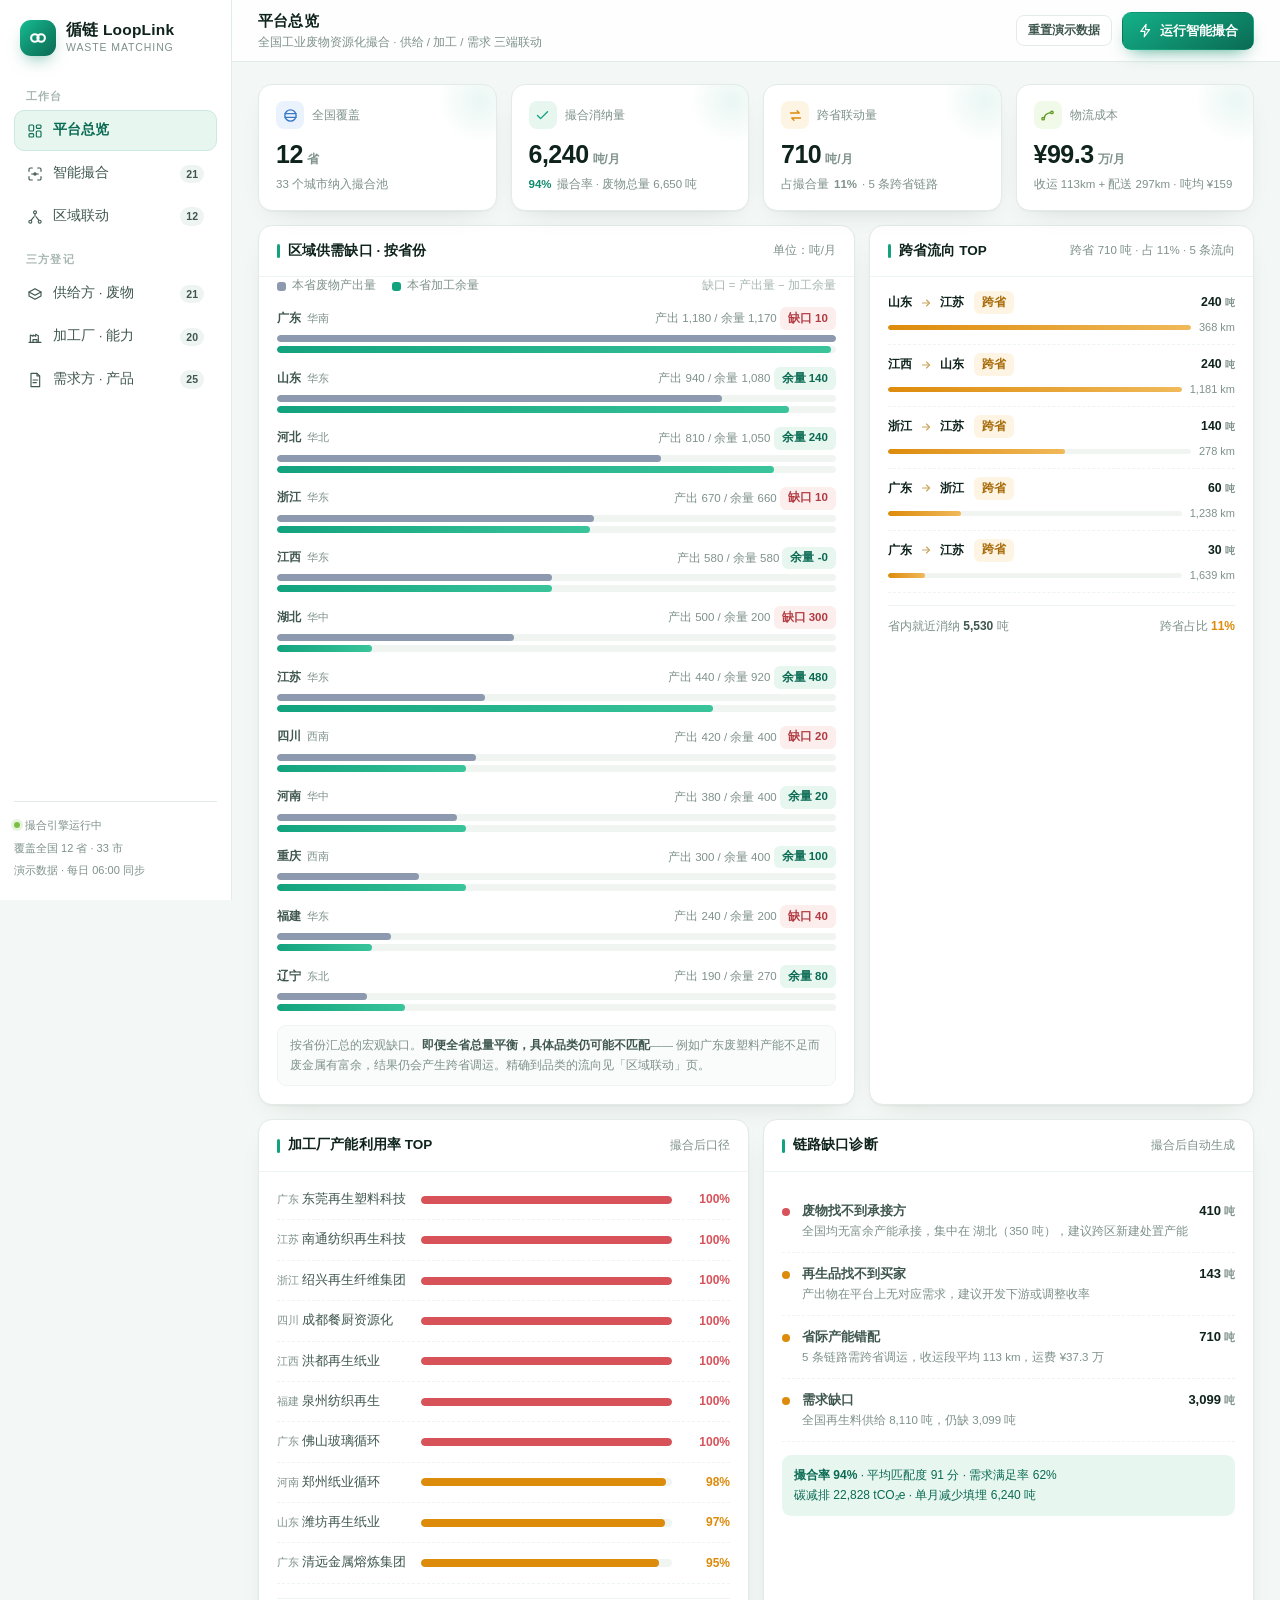
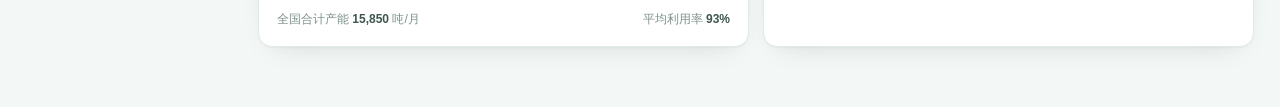
<file: index.html>
<!DOCTYPE html>
<html lang="zh-CN">
<head>
<meta charset="UTF-8">
<meta name="viewport" content="width=device-width,initial-scale=1">
<title>循链 LoopLink · 平台总览</title>
<link rel="stylesheet" href="assets/app.css">
<link rel="icon" href="favicon.ico" sizes="32x32">
<link rel="icon" href="favicon.svg" type="image/svg+xml">
<link rel="apple-touch-icon" href="apple-touch-icon.png">
<link rel="manifest" href="site.webmanifest">
<meta name="theme-color" content="#0f8b6c">
</head>
<body data-page="overview">
<div class="app">
  <aside class="sidebar" id="sidebar"></aside>
  <div class="main">
    <header class="topbar" id="topbar"></header>
    <nav class="mnav" id="mnav"></nav>
    <div class="content">
      <!-- ============ OVERVIEW ============ -->
      <section class="view active" id="view-overview">
        <div class="grid g4" id="kpi-grid" style="margin-bottom:14px"></div>

        <div class="grid g-2-1" style="margin-bottom:14px">
          <div class="card">
            <div class="card-head">
              <div class="card-title"><span class="bar"></span>区域供需缺口 · 按省份</div>
              <span class="card-sub">单位：吨/月</span>
            </div>
            <div class="bar-legend">
              <span class="lg"><i style="background:#8d99ae"></i>本省废物产出量</span>
              <span class="lg"><i style="background:#12a37e"></i>本省加工余量</span>
              <span class="lg" style="margin-left:auto;color:#a7b6b0">缺口 = 产出量 − 加工余量</span>
            </div>
            <div class="card-body" id="chart-region" style="padding-top:8px"></div>
          </div>

          <div class="card">
            <div class="card-head">
              <div class="card-title"><span class="bar"></span>跨省流向 TOP</div>
              <span class="card-sub" id="flow-sub"></span>
            </div>
            <div class="card-body" style="padding-top:6px" id="flow-panel"></div>
          </div>
        </div>

        <div class="grid g2">
          <div class="card">
            <div class="card-head">
              <div class="card-title"><span class="bar"></span>加工厂产能利用率 TOP</div>
              <span class="card-sub">撮合后口径</span>
            </div>
            <div class="card-body" id="chart-util" style="padding-top:8px"></div>
          </div>
          <div class="card">
            <div class="card-head">
              <div class="card-title"><span class="bar"></span>链路缺口诊断</div>
              <span class="card-sub">撮合后自动生成</span>
            </div>
            <div class="card-body" id="gap-panel"></div>
          </div>
        </div>
      </section>
    </div>
  </div>
</div>

<div id="toast"></div>
<div class="loading-ov" id="loading">
  <div>
    <div class="spinner" style="margin:0 auto"></div>
    <div class="loading-txt" id="loading-txt">正在构建撮合链路…</div>
  </div>
</div>

<script src="assets/app.js"></script>
</body>
</html>
</file>
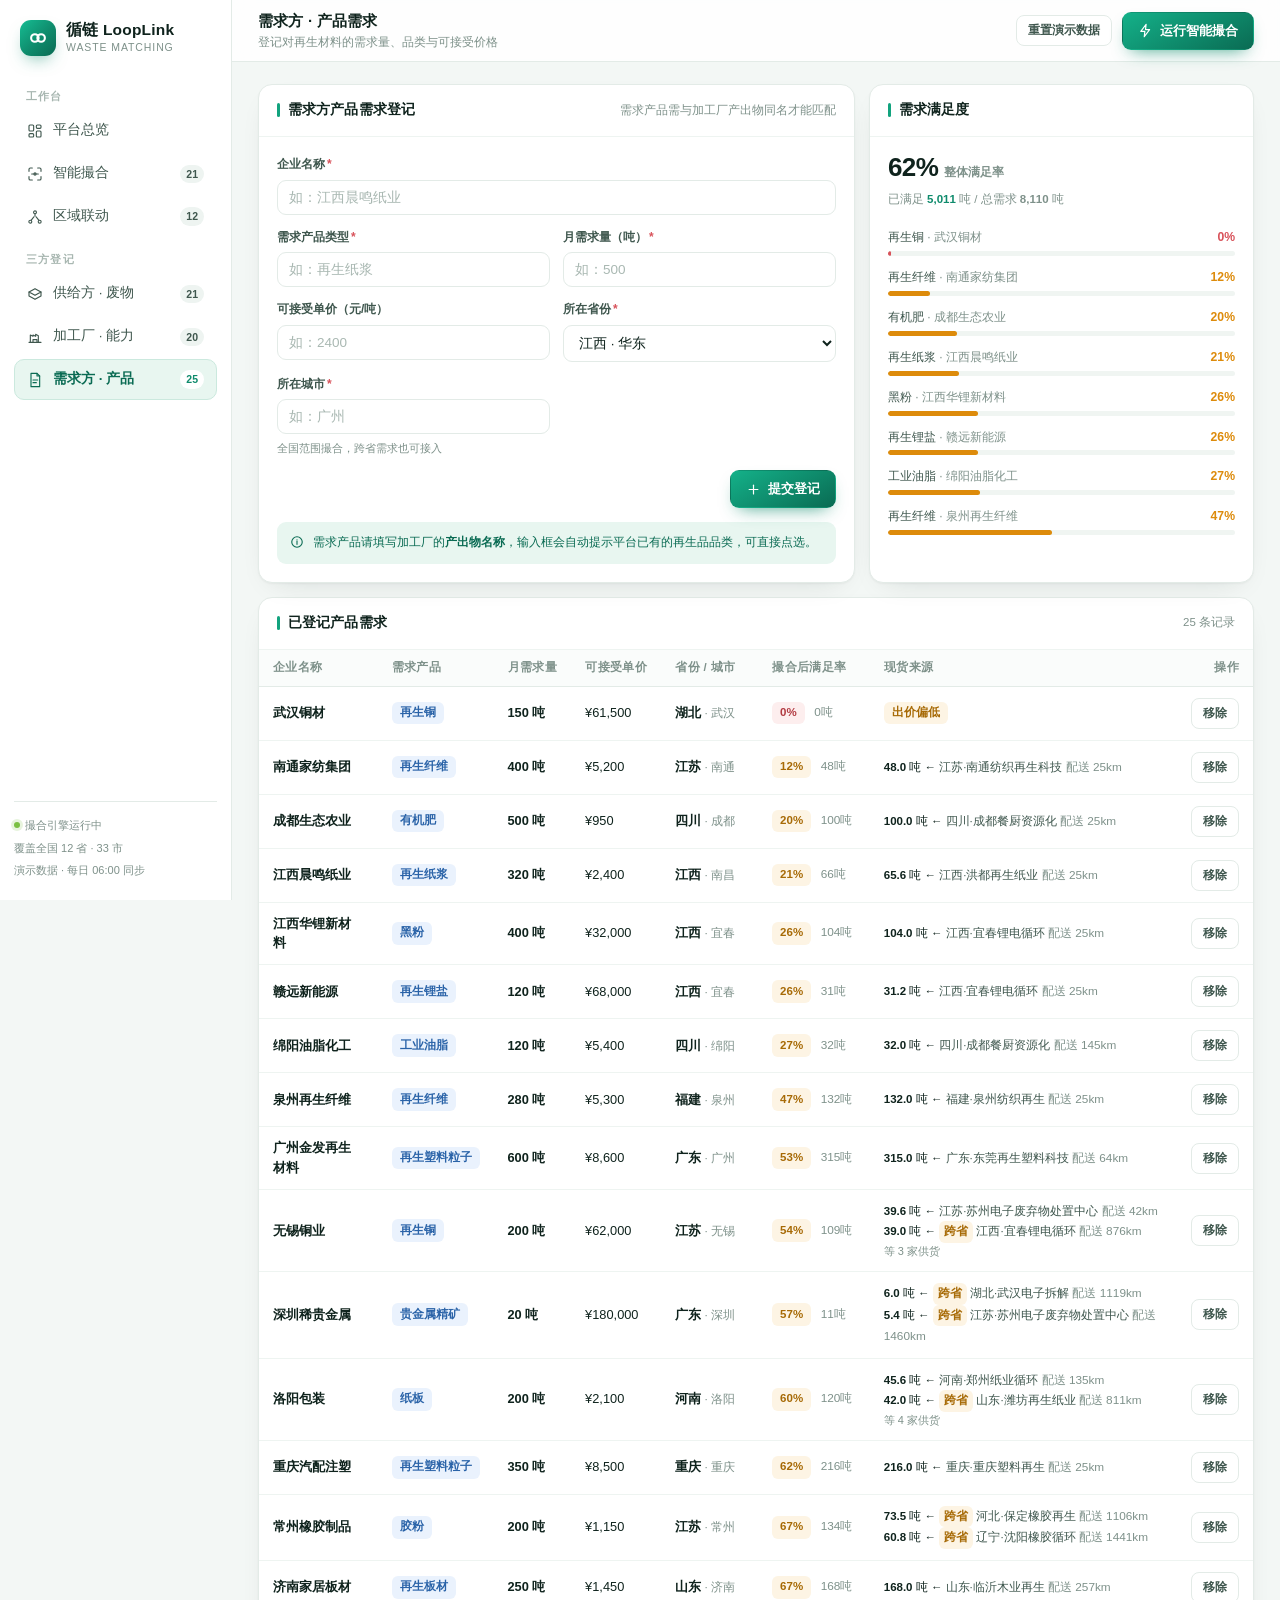
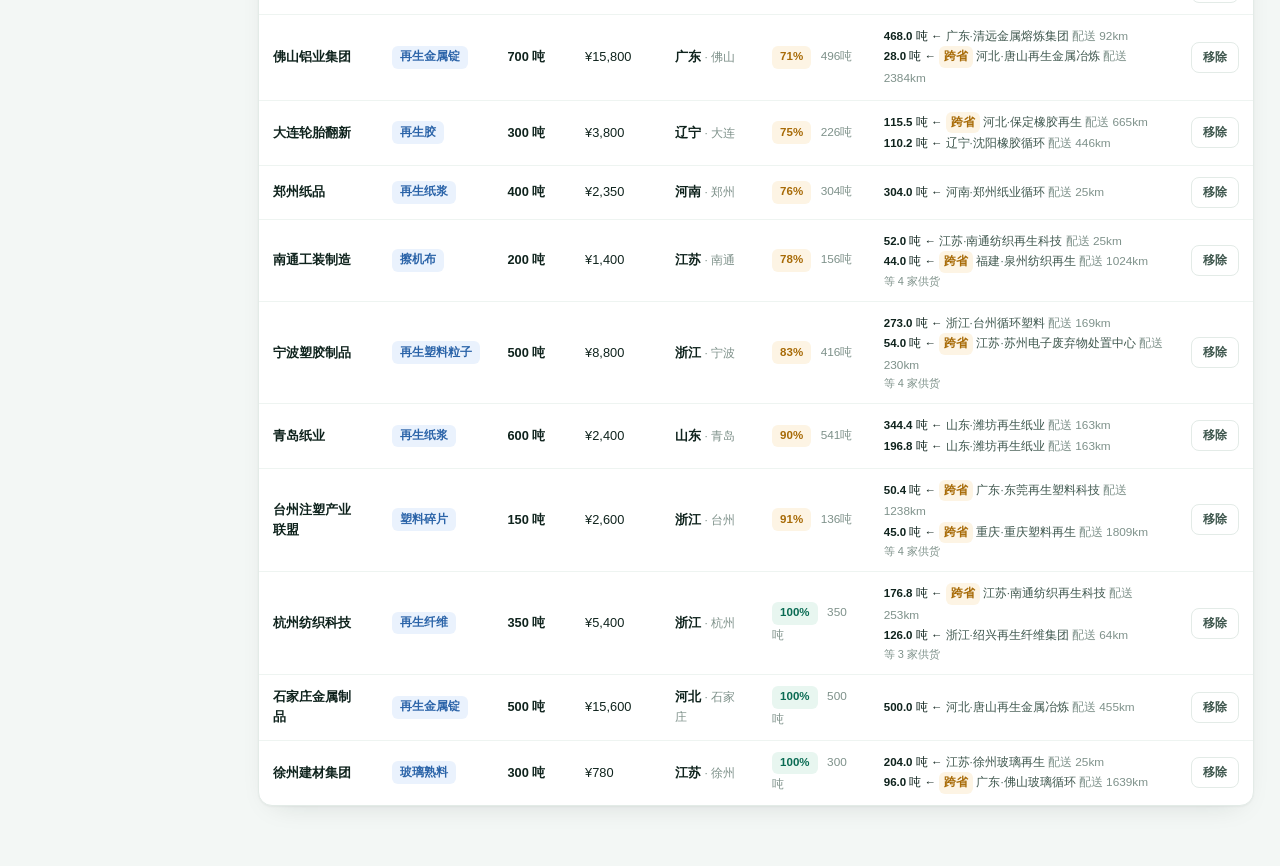
<file: demand.html>
<!DOCTYPE html>
<html lang="zh-CN">
<head>
<meta charset="UTF-8">
<meta name="viewport" content="width=device-width,initial-scale=1">
<title>循链 LoopLink · 需求方·产品需求</title>
<link rel="stylesheet" href="assets/app.css">
<link rel="icon" href="favicon.ico" sizes="32x32">
<link rel="icon" href="favicon.svg" type="image/svg+xml">
<link rel="apple-touch-icon" href="apple-touch-icon.png">
<link rel="manifest" href="site.webmanifest">
<meta name="theme-color" content="#0f8b6c">
</head>
<body data-page="demand">
<div class="app">
  <aside class="sidebar" id="sidebar"></aside>
  <div class="main">
    <header class="topbar" id="topbar"></header>
    <nav class="mnav" id="mnav"></nav>
    <div class="content">
      <!-- ============ DEMAND ============ -->
      <section class="view active" id="view-demand">
        <div class="grid g-2-1" style="margin-bottom:14px">
          <div class="card">
            <div class="card-head">
              <div class="card-title"><span class="bar"></span>需求方产品需求登记</div>
              <span class="card-sub">需求产品需与加工厂产出物同名才能匹配</span>
            </div>
            <div class="card-body">
              <form id="form-demand" class="form-grid">
                <div class="field full">
                  <label>企业名称<span>*</span></label>
                  <input name="company" required placeholder="如：江西晨鸣纸业">
                </div>
                <div class="field">
                  <label>需求产品类型<span>*</span></label>
                  <input name="type" list="product-list" required placeholder="如：再生纸浆">
                  <datalist id="product-list"></datalist>
                </div>
                <div class="field">
                  <label>月需求量（吨）<span>*</span></label>
                  <input name="qty" type="number" min="1" required placeholder="如：500">
                </div>
                <div class="field">
                  <label>可接受单价（元/吨）</label>
                  <input name="price" type="number" min="0" step="10" placeholder="如：2400">
                </div>
                <div class="field">
                  <label>所在省份<span>*</span></label>
                  <select name="province" class="sel-province" required></select>
                </div>
                <div class="field">
                  <label>所在城市<span>*</span></label>
                  <input name="city" required placeholder="如：广州">
                  <span class="hint">全国范围撮合，跨省需求也可接入</span>
                </div>
                <div class="field full" style="flex-direction:row;justify-content:flex-end">
                  <button type="submit" class="btn btn-primary">
                    <svg viewBox="0 0 24 24"><path d="M12 5v14"/><path d="M5 12h14"/></svg>
                    提交登记
                  </button>
                </div>
              </form>
              <div class="tip">
                <svg viewBox="0 0 24 24"><circle cx="12" cy="12" r="9"/><path d="M12 8.2v.2"/><path d="M12 11v5"/></svg>
                <div>需求产品请填写加工厂的<b>产出物名称</b>，输入框会自动提示平台已有的再生品品类，可直接点选。</div>
              </div>
            </div>
          </div>

          <div class="card">
            <div class="card-head">
              <div class="card-title"><span class="bar"></span>需求满足度</div>
            </div>
            <div class="card-body" id="demand-structure" style="padding-top:10px"></div>
          </div>
        </div>

        <div class="card">
          <div class="card-head">
            <div class="card-title"><span class="bar"></span>已登记产品需求</div>
            <span class="card-sub" id="demand-count"></span>
          </div>
          <div class="tbl-wrap">
            <table>
              <thead><tr>
                <th>企业名称</th><th>需求产品</th><th>月需求量</th><th>可接受单价</th>
                <th>省份 / 城市</th><th>撮合后满足率</th><th>现货来源</th><th style="text-align:right">操作</th>
              </tr></thead>
              <tbody id="tbody-demand"></tbody>
            </table>
          </div>
        </div>
      </section>
    </div>
  </div>
</div>

<div id="toast"></div>
<div class="loading-ov" id="loading">
  <div>
    <div class="spinner" style="margin:0 auto"></div>
    <div class="loading-txt" id="loading-txt">正在构建撮合链路…</div>
  </div>
</div>

<script src="assets/app.js"></script>
</body>
</html>
</file>
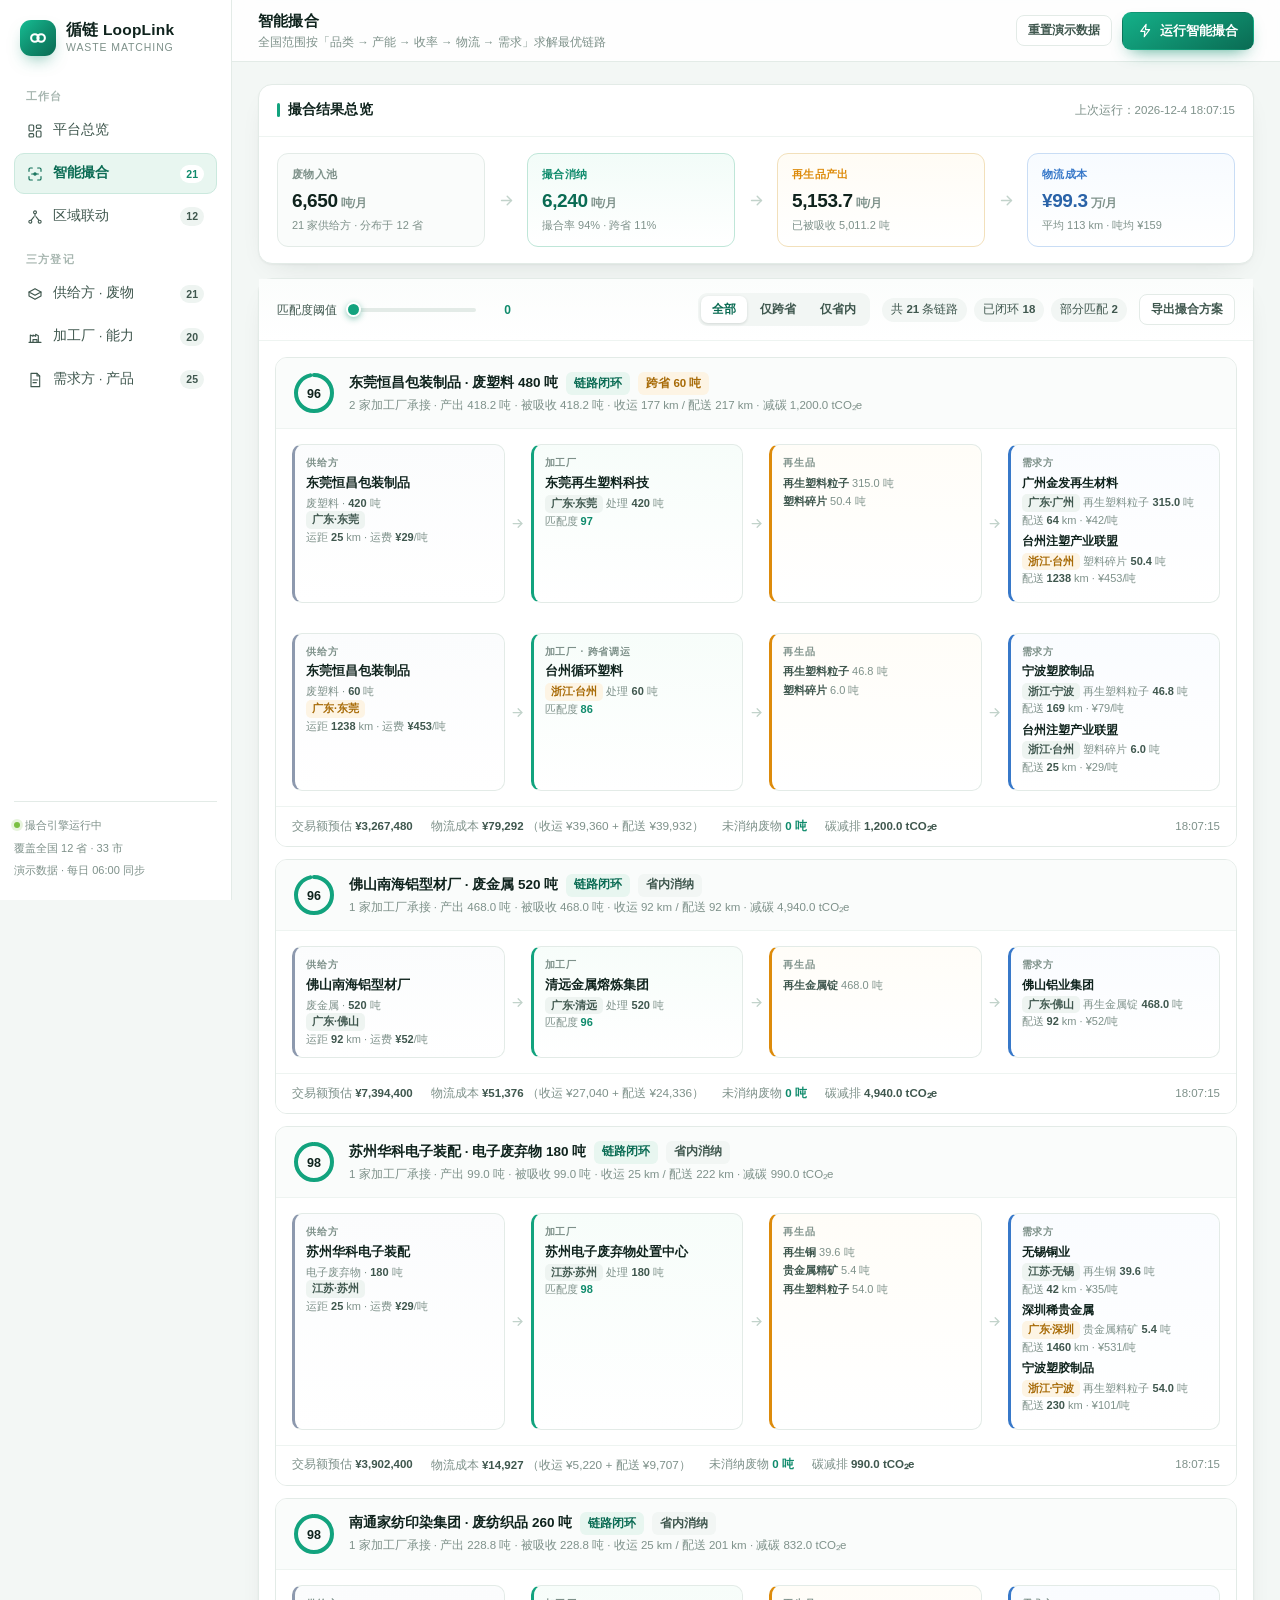
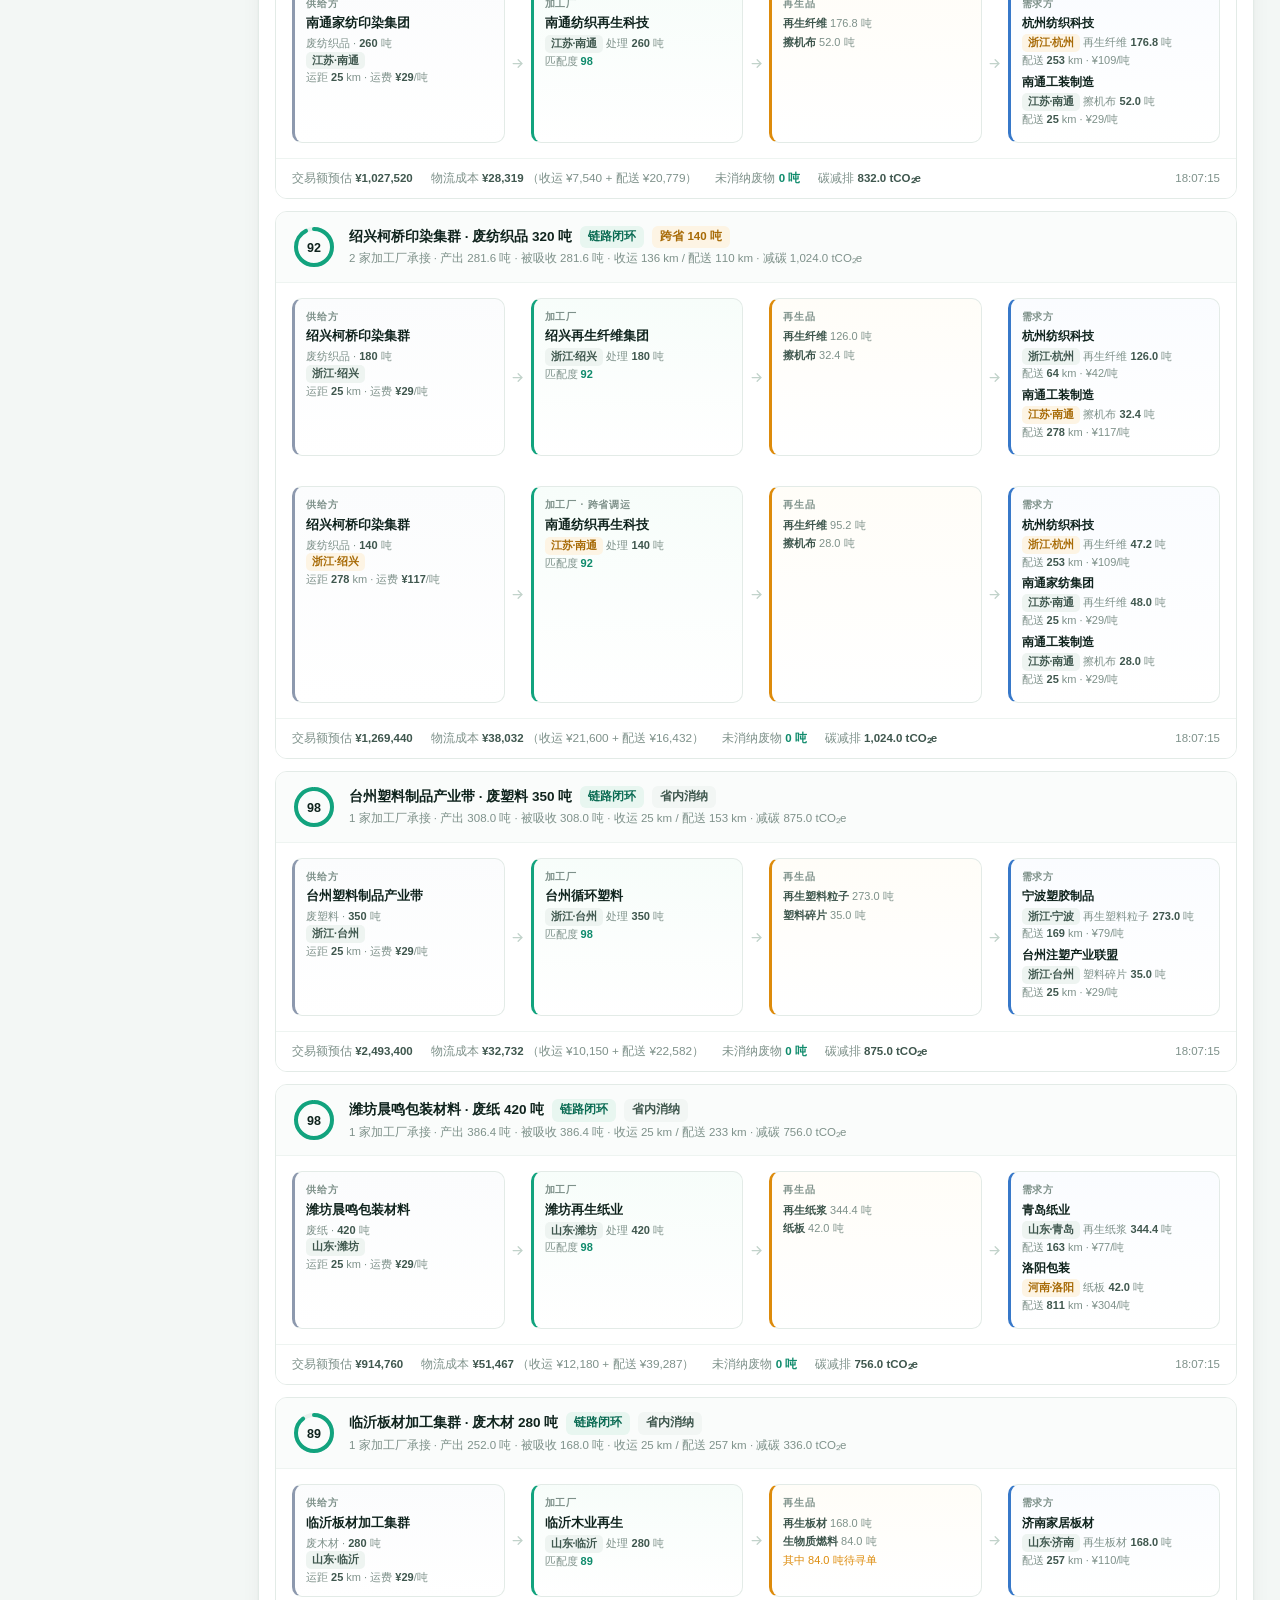
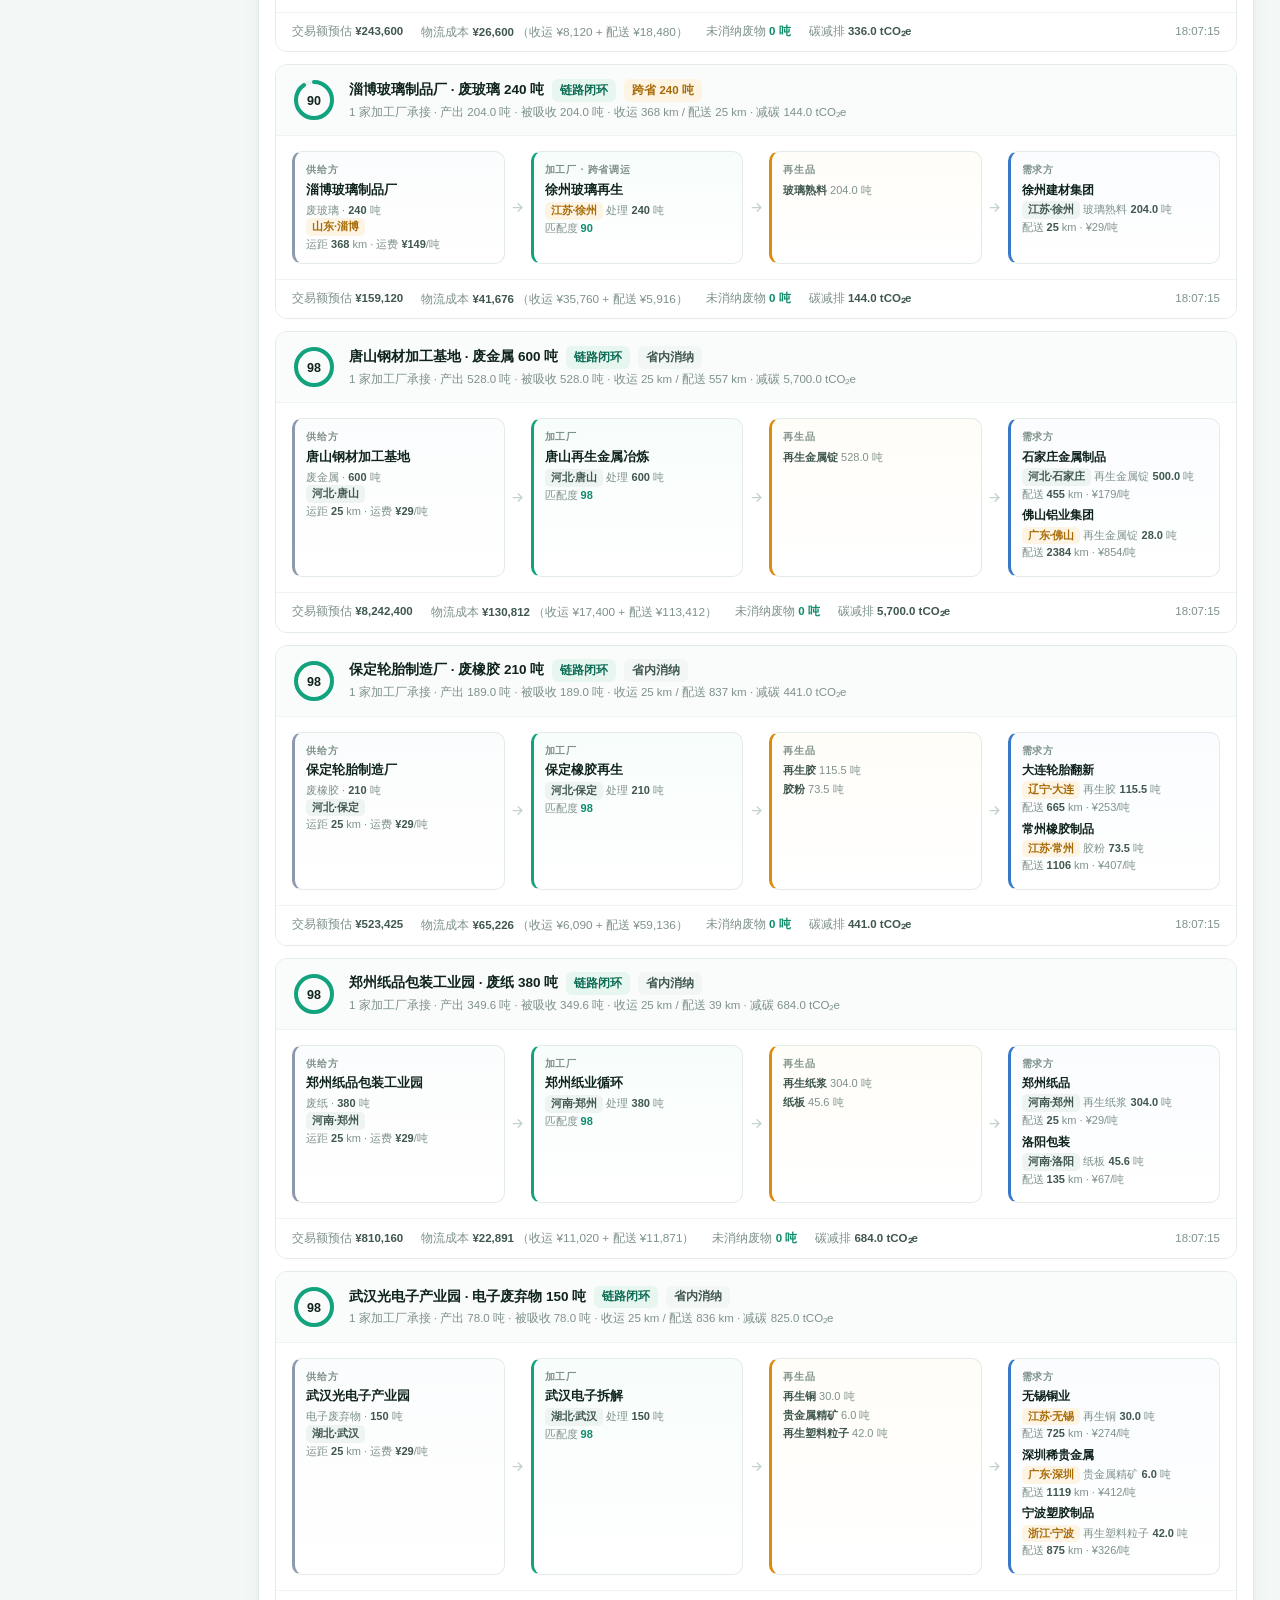
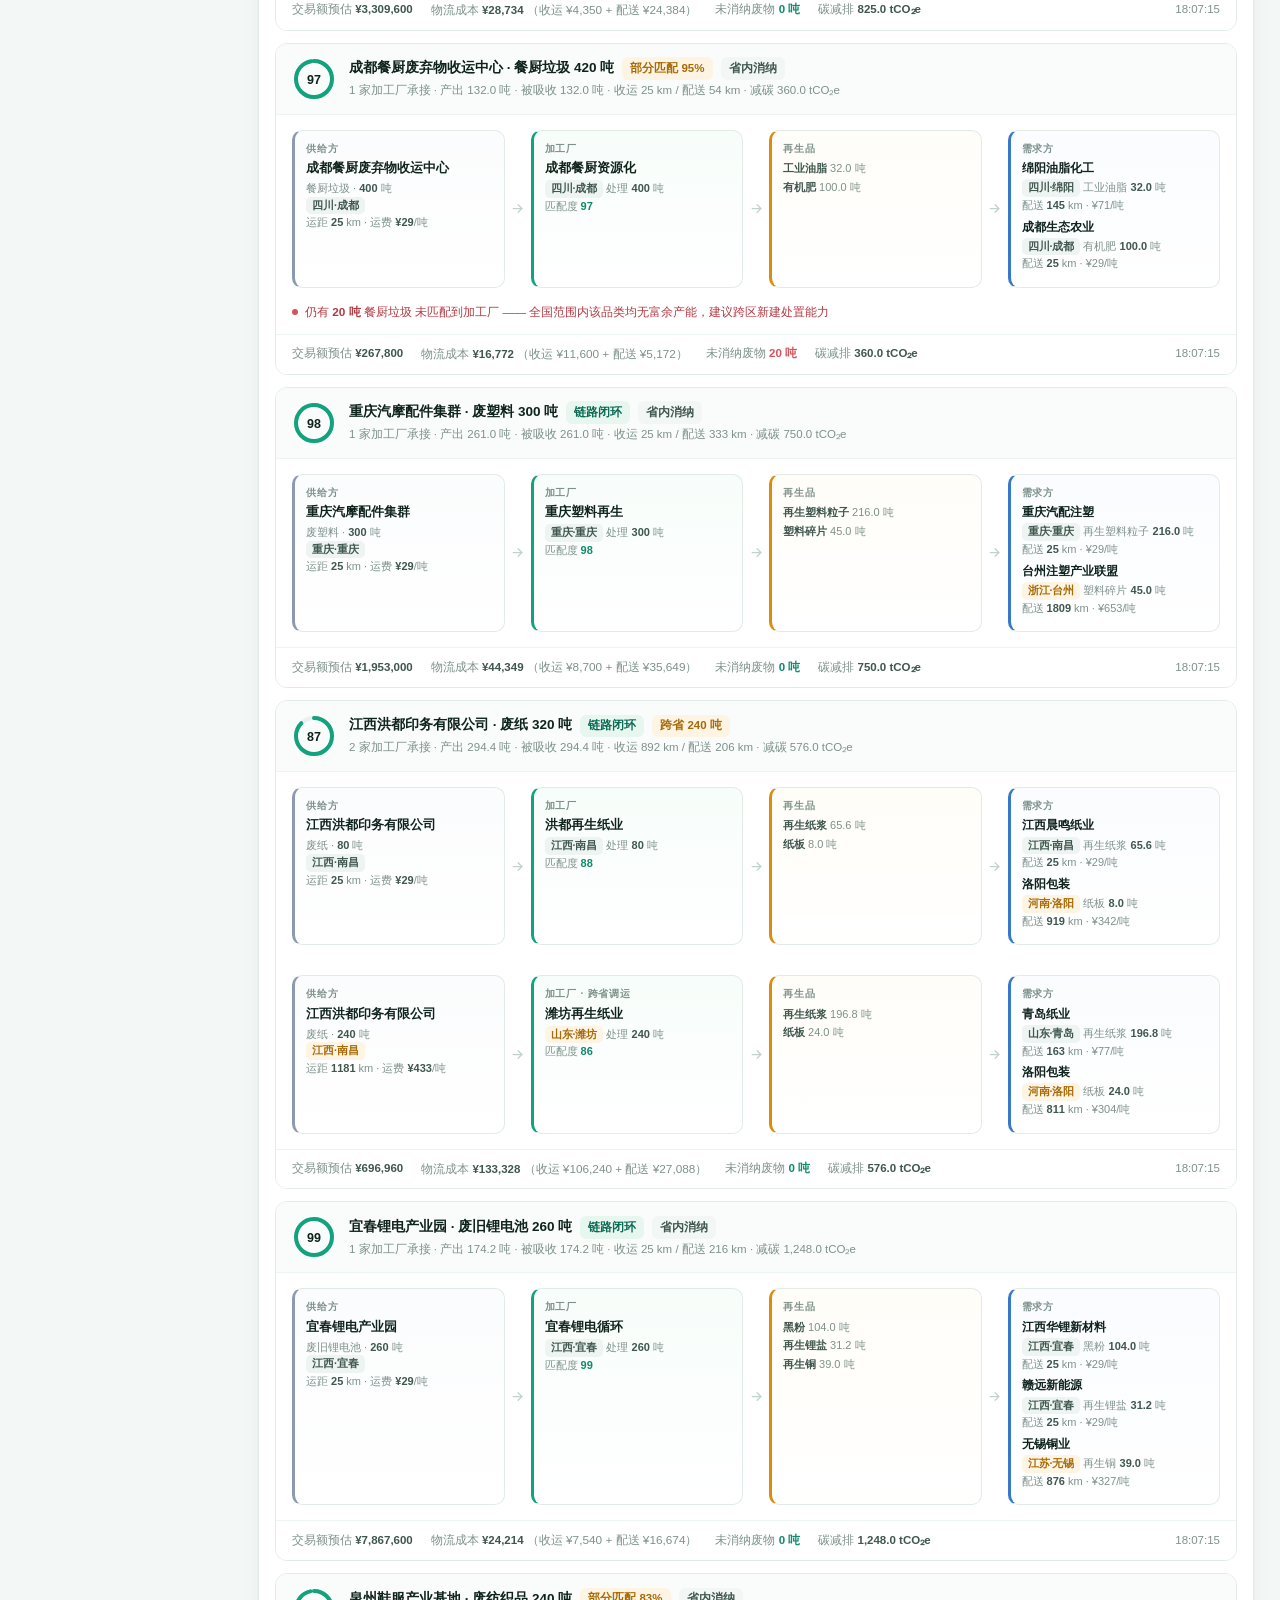
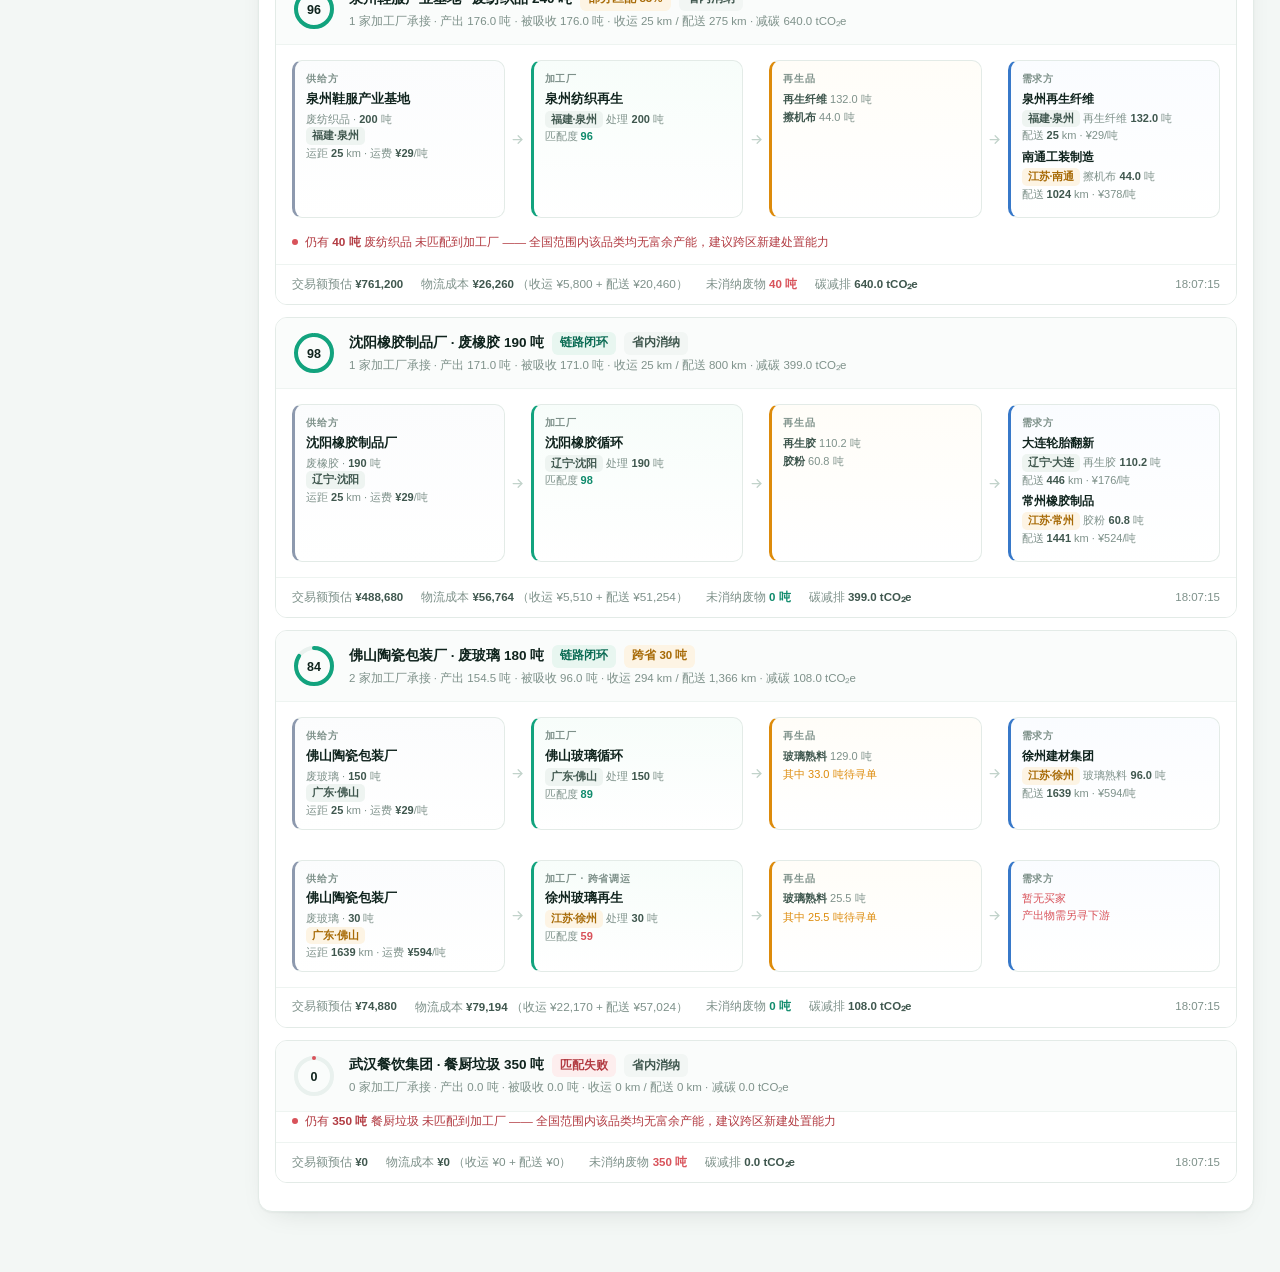
<file: match.html>
<!DOCTYPE html>
<html lang="zh-CN">
<head>
<meta charset="UTF-8">
<meta name="viewport" content="width=device-width,initial-scale=1">
<title>循链 LoopLink · 智能撮合</title>
<link rel="stylesheet" href="assets/app.css">
<link rel="icon" href="favicon.ico" sizes="32x32">
<link rel="icon" href="favicon.svg" type="image/svg+xml">
<link rel="apple-touch-icon" href="apple-touch-icon.png">
<link rel="manifest" href="site.webmanifest">
<meta name="theme-color" content="#0f8b6c">
</head>
<body data-page="match">
<div class="app">
  <aside class="sidebar" id="sidebar"></aside>
  <div class="main">
    <header class="topbar" id="topbar"></header>
    <nav class="mnav" id="mnav"></nav>
    <div class="content">
      <!-- ============ MATCH ============ -->
      <section class="view active" id="view-match">
        <div class="card" style="margin-bottom:14px">
          <div class="card-head">
            <div class="card-title"><span class="bar"></span>撮合结果总览</div>
            <span class="card-sub" id="match-time">尚未运行</span>
          </div>
          <div class="flow-sum" id="match-summary"></div>
        </div>

        <div class="card">
          <div class="match-toolbar">
            <div class="slider-wrap">
              <span>匹配度阈值</span>
              <input type="range" id="score-range" min="0" max="95" value="0" step="5">
              <span class="range-val num" id="score-val">0</span>
            </div>
            <div style="flex:1"></div>
            <div class="seg" id="seg-cross">
              <button class="on" data-f="all">全部</button>
              <button data-f="cross">仅跨省</button>
              <button data-f="same">仅省内</button>
            </div>
            <div class="chip-row">
              <span class="chip" id="chip-total">共 0 条链路</span>
              <span class="chip" id="chip-ok">已闭环 0</span>
              <span class="chip" id="chip-part">部分匹配 0</span>
            </div>
            <button class="btn btn-ghost btn-sm" id="btn-export">导出撮合方案</button>
          </div>
          <div class="card-body" id="match-list" style="padding:16px"></div>
        </div>
      </section>
    </div>
  </div>
</div>

<div id="toast"></div>
<div class="loading-ov" id="loading">
  <div>
    <div class="spinner" style="margin:0 auto"></div>
    <div class="loading-txt" id="loading-txt">正在构建撮合链路…</div>
  </div>
</div>

<script src="assets/app.js"></script>
</body>
</html>
</file>
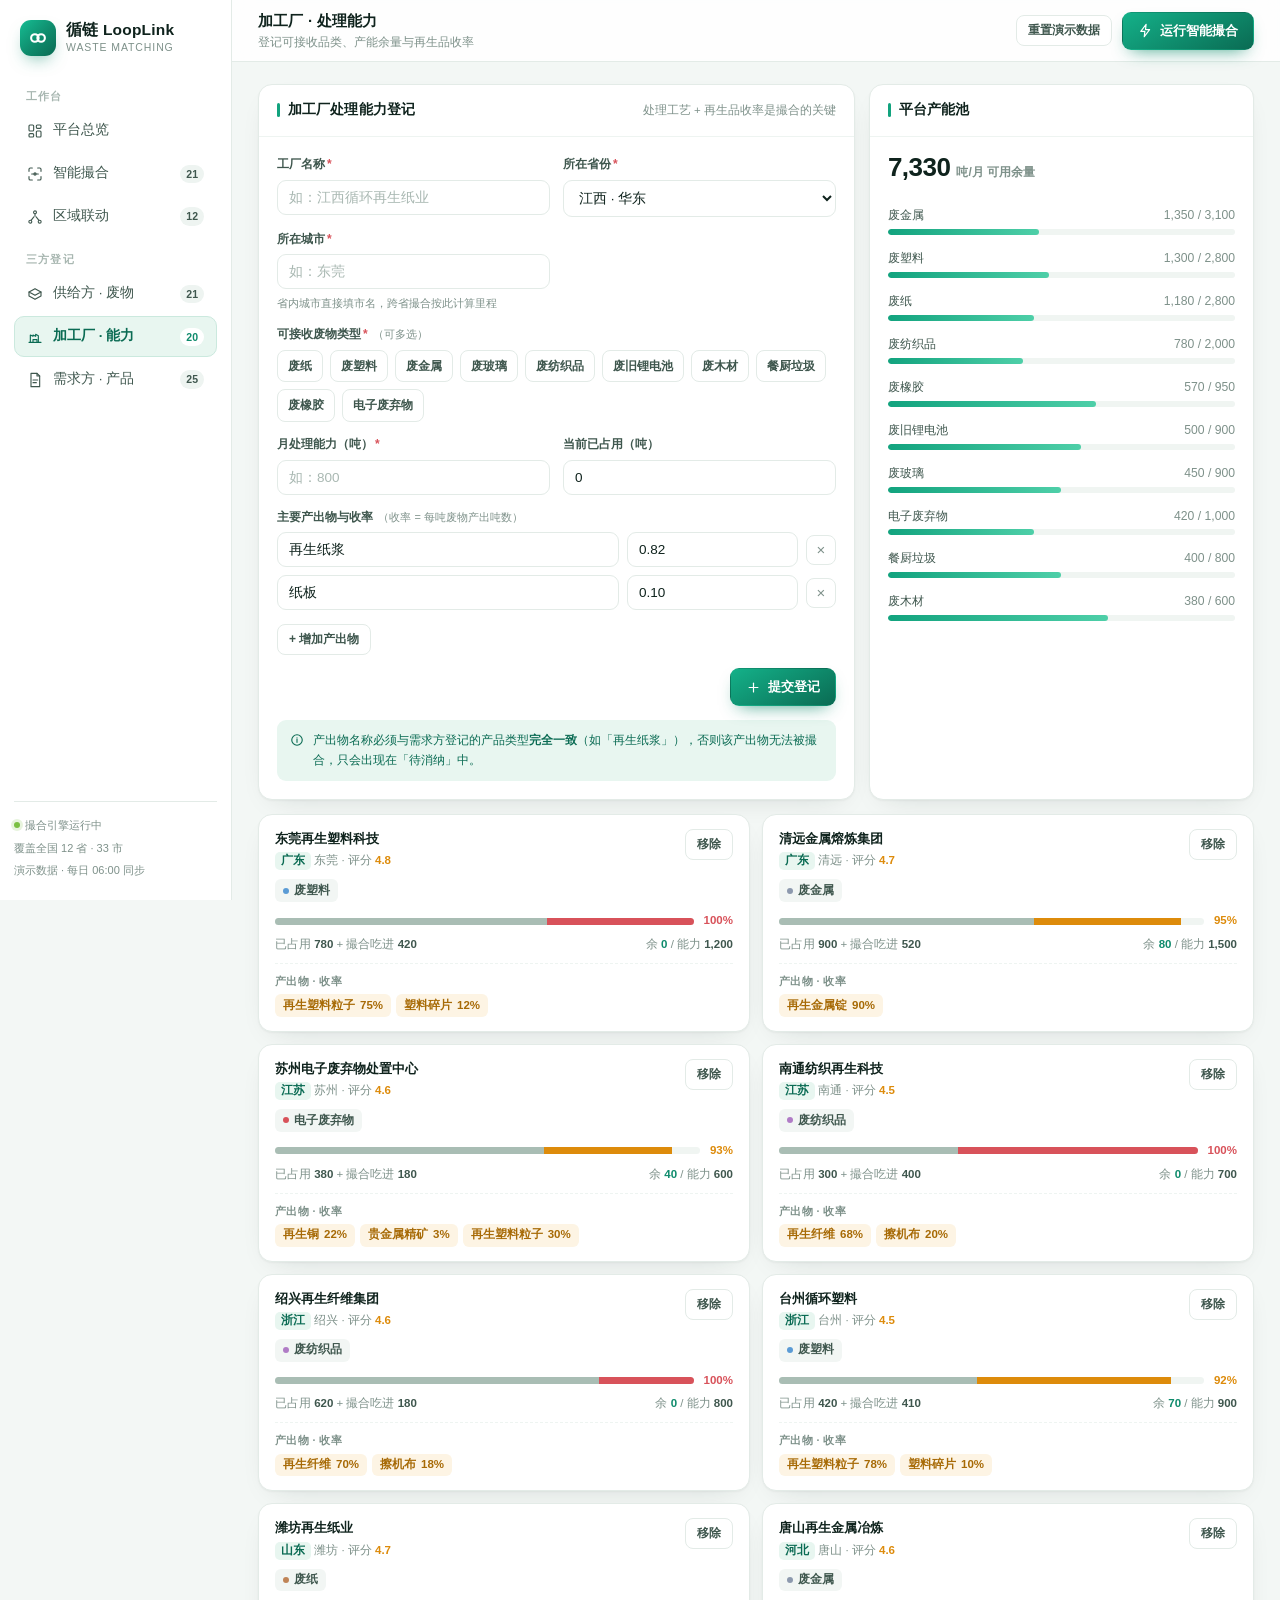
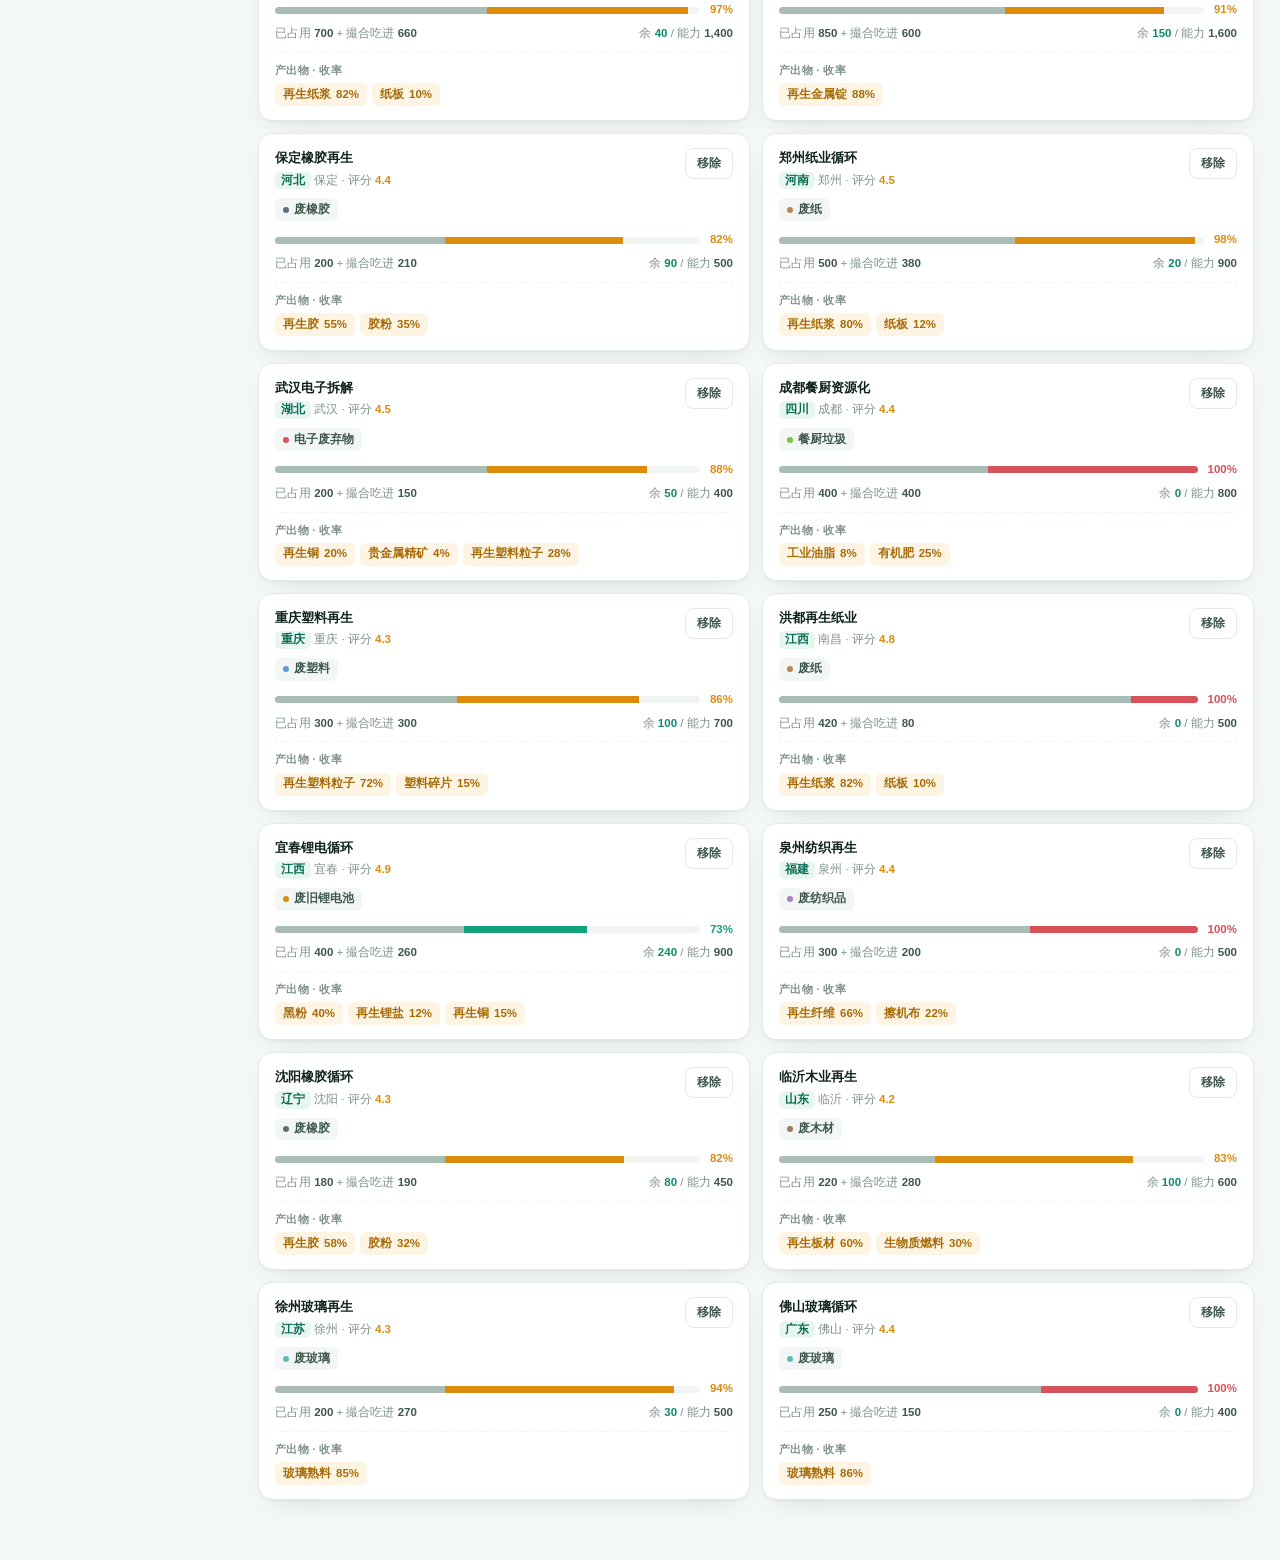
<file: proc.html>
<!DOCTYPE html>
<html lang="zh-CN">
<head>
<meta charset="UTF-8">
<meta name="viewport" content="width=device-width,initial-scale=1">
<title>循链 LoopLink · 加工厂·处理能力</title>
<link rel="stylesheet" href="assets/app.css">
<link rel="icon" href="favicon.ico" sizes="32x32">
<link rel="icon" href="favicon.svg" type="image/svg+xml">
<link rel="apple-touch-icon" href="apple-touch-icon.png">
<link rel="manifest" href="site.webmanifest">
<meta name="theme-color" content="#0f8b6c">
</head>
<body data-page="proc">
<div class="app">
  <aside class="sidebar" id="sidebar"></aside>
  <div class="main">
    <header class="topbar" id="topbar"></header>
    <nav class="mnav" id="mnav"></nav>
    <div class="content">
      <!-- ============ PROCESSOR ============ -->
      <section class="view active" id="view-proc">
        <div class="grid g-2-1" style="margin-bottom:14px">
          <div class="card">
            <div class="card-head">
              <div class="card-title"><span class="bar"></span>加工厂处理能力登记</div>
              <span class="card-sub">处理工艺 + 再生品收率是撮合的关键</span>
            </div>
            <div class="card-body">
              <form id="form-proc" class="form-grid">
                <div class="field">
                  <label>工厂名称<span>*</span></label>
                  <input name="name" required placeholder="如：江西循环再生纸业">
                </div>
                <div class="field">
                  <label>所在省份<span>*</span></label>
                  <select name="province" class="sel-province" required></select>
                </div>
                <div class="field">
                  <label>所在城市<span>*</span></label>
                  <input name="city" required placeholder="如：东莞">
                  <span class="hint">省内城市直接填市名，跨省撮合按此计算里程</span>
                </div>
                <div class="field full">
                  <label>可接收废物类型<span>*</span> <span class="hint">（可多选）</span></label>
                  <div class="chk-group" id="chk-accepts"></div>
                </div>
                <div class="field">
                  <label>月处理能力（吨）<span>*</span></label>
                  <input name="cap" type="number" min="1" required placeholder="如：800">
                </div>
                <div class="field">
                  <label>当前已占用（吨）</label>
                  <input name="load" type="number" min="0" value="0">
                </div>
                <div class="field full">
                  <label>主要产出物与收率 <span class="hint">（收率 = 每吨废物产出吨数）</span></label>
                  <div id="outs-box"></div>
                  <button type="button" class="btn btn-ghost btn-sm" id="btn-add-out" style="align-self:flex-start">+ 增加产出物</button>
                </div>
                <div class="field full" style="flex-direction:row;justify-content:flex-end">
                  <button type="submit" class="btn btn-primary">
                    <svg viewBox="0 0 24 24"><path d="M12 5v14"/><path d="M5 12h14"/></svg>
                    提交登记
                  </button>
                </div>
              </form>
              <div class="tip">
                <svg viewBox="0 0 24 24"><circle cx="12" cy="12" r="9"/><path d="M12 8.2v.2"/><path d="M12 11v5"/></svg>
                <div>产出物名称必须与需求方登记的产品类型<b>完全一致</b>（如「再生纸浆」），否则该产出物无法被撮合，只会出现在「待消纳」中。</div>
              </div>
            </div>
          </div>

          <div class="card">
            <div class="card-head">
              <div class="card-title"><span class="bar"></span>平台产能池</div>
            </div>
            <div class="card-body" id="proc-structure" style="padding-top:10px"></div>
          </div>
        </div>

        <div id="proc-cards" class="proc-grid"></div>
      </section>
    </div>
  </div>
</div>

<div id="toast"></div>
<div class="loading-ov" id="loading">
  <div>
    <div class="spinner" style="margin:0 auto"></div>
    <div class="loading-txt" id="loading-txt">正在构建撮合链路…</div>
  </div>
</div>

<script src="assets/app.js"></script>
</body>
</html>
</file>
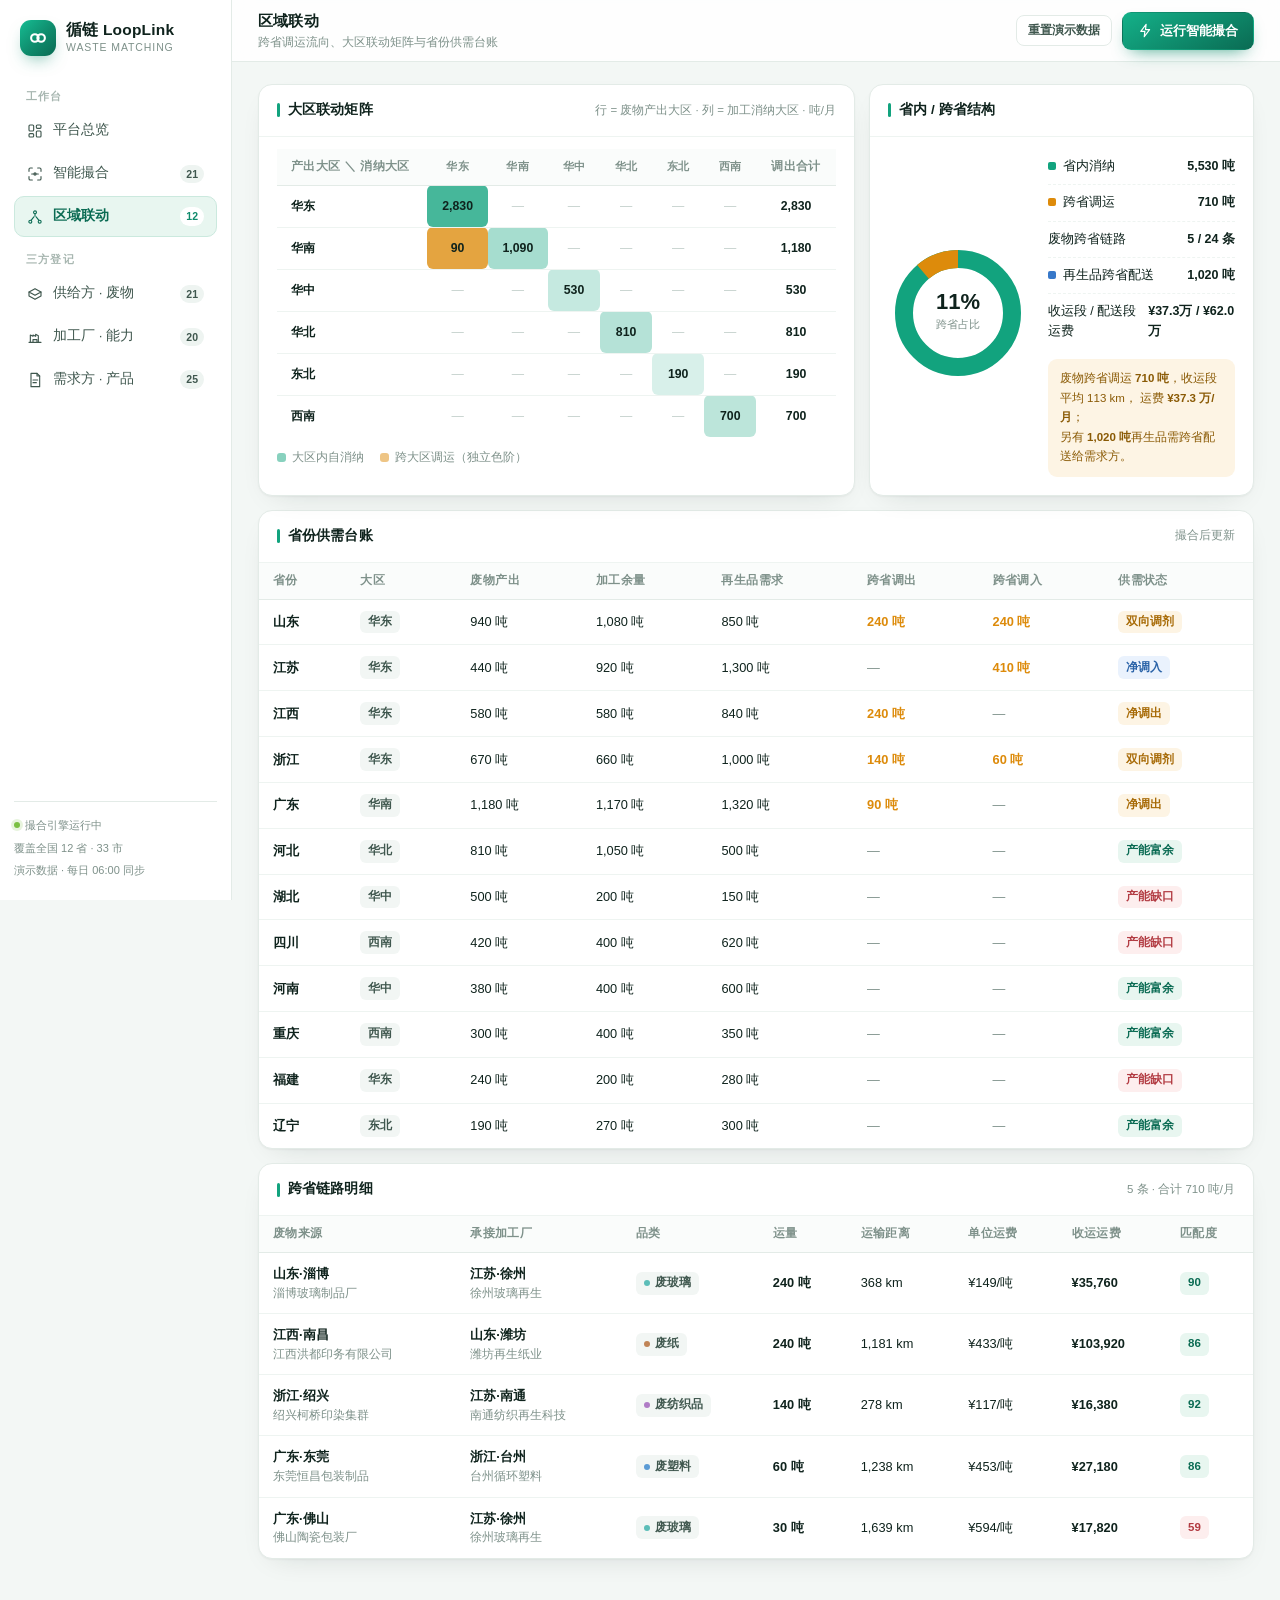
<file: region.html>
<!DOCTYPE html>
<html lang="zh-CN">
<head>
<meta charset="UTF-8">
<meta name="viewport" content="width=device-width,initial-scale=1">
<title>循链 LoopLink · 区域联动</title>
<link rel="stylesheet" href="assets/app.css">
<link rel="icon" href="favicon.ico" sizes="32x32">
<link rel="icon" href="favicon.svg" type="image/svg+xml">
<link rel="apple-touch-icon" href="apple-touch-icon.png">
<link rel="manifest" href="site.webmanifest">
<meta name="theme-color" content="#0f8b6c">
</head>
<body data-page="region">
<div class="app">
  <aside class="sidebar" id="sidebar"></aside>
  <div class="main">
    <header class="topbar" id="topbar"></header>
    <nav class="mnav" id="mnav"></nav>
    <div class="content">
      <!-- ============ REGION ============ -->
      <section class="view active" id="view-region">
        <div class="grid g-2-1" style="margin-bottom:14px">
          <div class="card">
            <div class="card-head">
              <div class="card-title"><span class="bar"></span>大区联动矩阵</div>
              <span class="card-sub">行 = 废物产出大区 · 列 = 加工消纳大区 · 吨/月</span>
            </div>
            <div class="card-body" id="region-matrix" style="padding-top:12px"></div>
          </div>
          <div class="card">
            <div class="card-head">
              <div class="card-title"><span class="bar"></span>省内 / 跨省结构</div>
            </div>
            <div class="card-body" id="region-split" style="padding-top:12px"></div>
          </div>
        </div>

        <div class="card" style="margin-bottom:14px">
          <div class="card-head">
            <div class="card-title"><span class="bar"></span>省份供需台账</div>
            <span class="card-sub">撮合后更新</span>
          </div>
          <div class="tbl-wrap">
            <table>
              <thead><tr>
                <th>省份</th><th>大区</th><th>废物产出</th><th>加工余量</th>
                <th>再生品需求</th><th>跨省调出</th><th>跨省调入</th><th>供需状态</th>
              </tr></thead>
              <tbody id="tbody-region"></tbody>
            </table>
          </div>
        </div>

        <div class="card">
          <div class="card-head">
            <div class="card-title"><span class="bar"></span>跨省链路明细</div>
            <span class="card-sub" id="cross-count"></span>
          </div>
          <div class="tbl-wrap">
            <table>
              <thead><tr>
                <th>废物来源</th><th>承接加工厂</th><th>品类</th><th>运量</th>
                <th>运输距离</th><th>单位运费</th><th>收运运费</th><th>匹配度</th>
              </tr></thead>
              <tbody id="tbody-cross"></tbody>
            </table>
          </div>
        </div>
      </section>
    </div>
  </div>
</div>

<div id="toast"></div>
<div class="loading-ov" id="loading">
  <div>
    <div class="spinner" style="margin:0 auto"></div>
    <div class="loading-txt" id="loading-txt">正在构建撮合链路…</div>
  </div>
</div>

<script src="assets/app.js"></script>
</body>
</html>
</file>
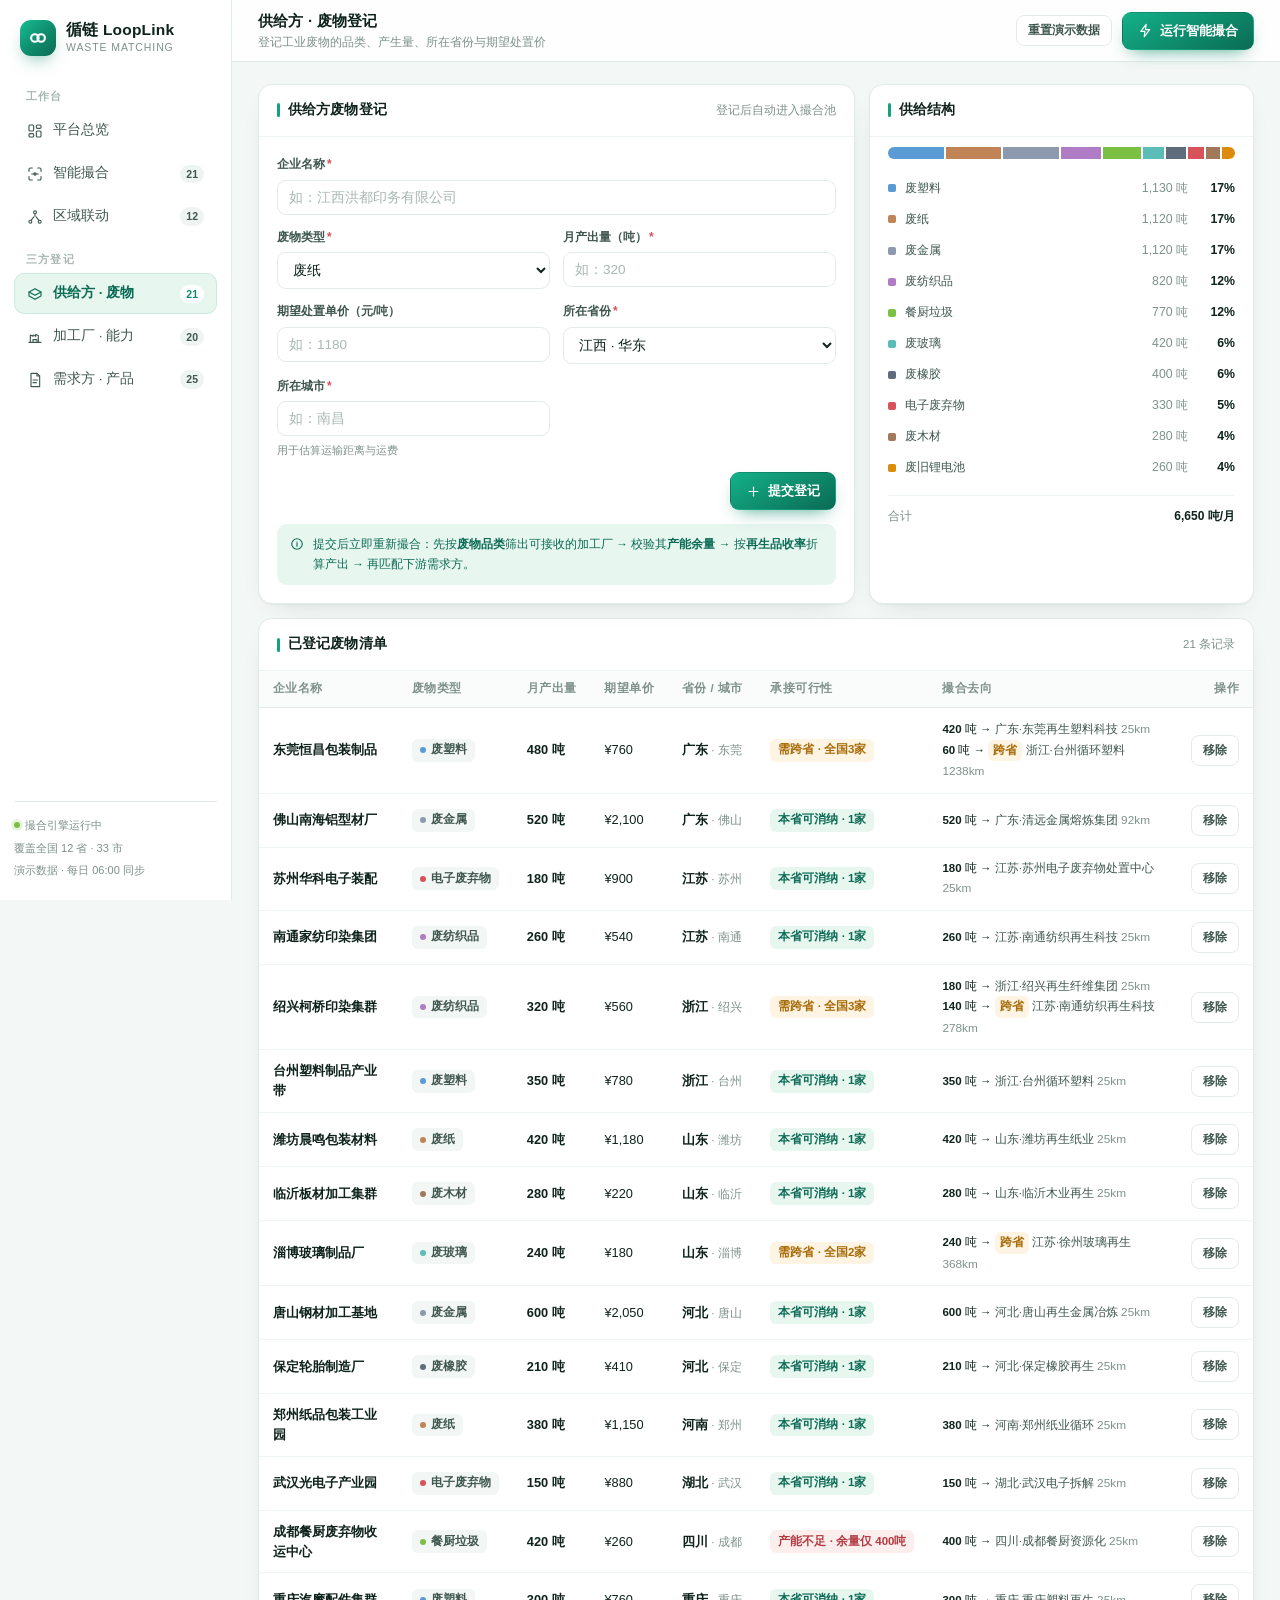
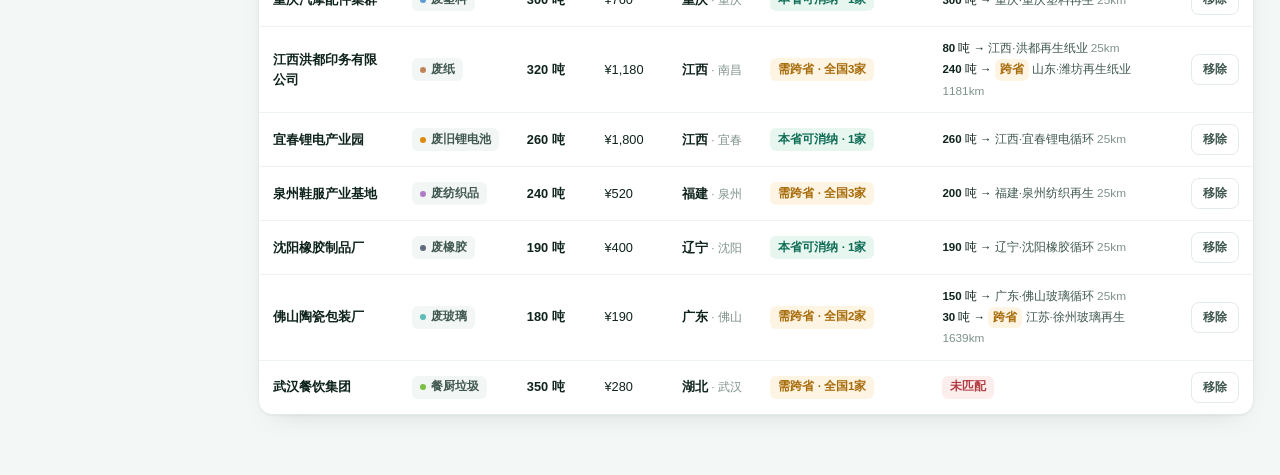
<file: supply.html>
<!DOCTYPE html>
<html lang="zh-CN">
<head>
<meta charset="UTF-8">
<meta name="viewport" content="width=device-width,initial-scale=1">
<title>循链 LoopLink · 供给方·废物登记</title>
<link rel="stylesheet" href="assets/app.css">
<link rel="icon" href="favicon.ico" sizes="32x32">
<link rel="icon" href="favicon.svg" type="image/svg+xml">
<link rel="apple-touch-icon" href="apple-touch-icon.png">
<link rel="manifest" href="site.webmanifest">
<meta name="theme-color" content="#0f8b6c">
</head>
<body data-page="supply">
<div class="app">
  <aside class="sidebar" id="sidebar"></aside>
  <div class="main">
    <header class="topbar" id="topbar"></header>
    <nav class="mnav" id="mnav"></nav>
    <div class="content">
      <!-- ============ SUPPLY ============ -->
      <section class="view active" id="view-supply">
        <div class="grid g-2-1" style="margin-bottom:14px">
          <div class="card">
            <div class="card-head">
              <div class="card-title"><span class="bar"></span>供给方废物登记</div>
              <span class="card-sub">登记后自动进入撮合池</span>
            </div>
            <div class="card-body">
              <form id="form-supply" class="form-grid">
                <div class="field full">
                  <label>企业名称<span>*</span></label>
                  <input name="company" required placeholder="如：江西洪都印务有限公司">
                </div>
                <div class="field">
                  <label>废物类型<span>*</span></label>
                  <select name="type" id="sel-supply-type" required></select>
                </div>
                <div class="field">
                  <label>月产出量（吨）<span>*</span></label>
                  <input name="qty" type="number" min="1" step="1" required placeholder="如：320">
                </div>
                <div class="field">
                  <label>期望处置单价（元/吨）</label>
                  <input name="price" type="number" min="0" step="10" placeholder="如：1180">
                </div>
                <div class="field">
                  <label>所在省份<span>*</span></label>
                  <select name="province" class="sel-province" required></select>
                </div>
                <div class="field">
                  <label>所在城市<span>*</span></label>
                  <input name="city" required placeholder="如：南昌">
                  <span class="hint">用于估算运输距离与运费</span>
                </div>
                <div class="field full" style="flex-direction:row;justify-content:flex-end">
                  <button type="submit" class="btn btn-primary">
                    <svg viewBox="0 0 24 24"><path d="M12 5v14"/><path d="M5 12h14"/></svg>
                    提交登记
                  </button>
                </div>
              </form>
              <div class="tip">
                <svg viewBox="0 0 24 24"><circle cx="12" cy="12" r="9"/><path d="M12 8.2v.2"/><path d="M12 11v5"/></svg>
                <div>提交后立即重新撮合：先按<b>废物品类</b>筛出可接收的加工厂 → 校验其<b>产能余量</b> → 按<b>再生品收率</b>折算产出 → 再匹配下游需求方。</div>
              </div>
            </div>
          </div>

          <div class="card">
            <div class="card-head">
              <div class="card-title"><span class="bar"></span>供给结构</div>
            </div>
            <div class="card-body" id="supply-structure" style="padding-top:10px"></div>
          </div>
        </div>

        <div class="card">
          <div class="card-head">
            <div class="card-title"><span class="bar"></span>已登记废物清单</div>
            <span class="card-sub" id="supply-count"></span>
          </div>
          <div class="tbl-wrap">
            <table>
              <thead><tr>
                <th>企业名称</th><th>废物类型</th><th>月产出量</th><th>期望单价</th>
                <th>省份 / 城市</th><th>承接可行性</th><th>撮合去向</th><th style="text-align:right">操作</th>
              </tr></thead>
              <tbody id="tbody-supply"></tbody>
            </table>
          </div>
        </div>
      </section>
    </div>
  </div>
</div>

<div id="toast"></div>
<div class="loading-ov" id="loading">
  <div>
    <div class="spinner" style="margin:0 auto"></div>
    <div class="loading-txt" id="loading-txt">正在构建撮合链路…</div>
  </div>
</div>

<script src="assets/app.js"></script>
</body>
</html>
</file>
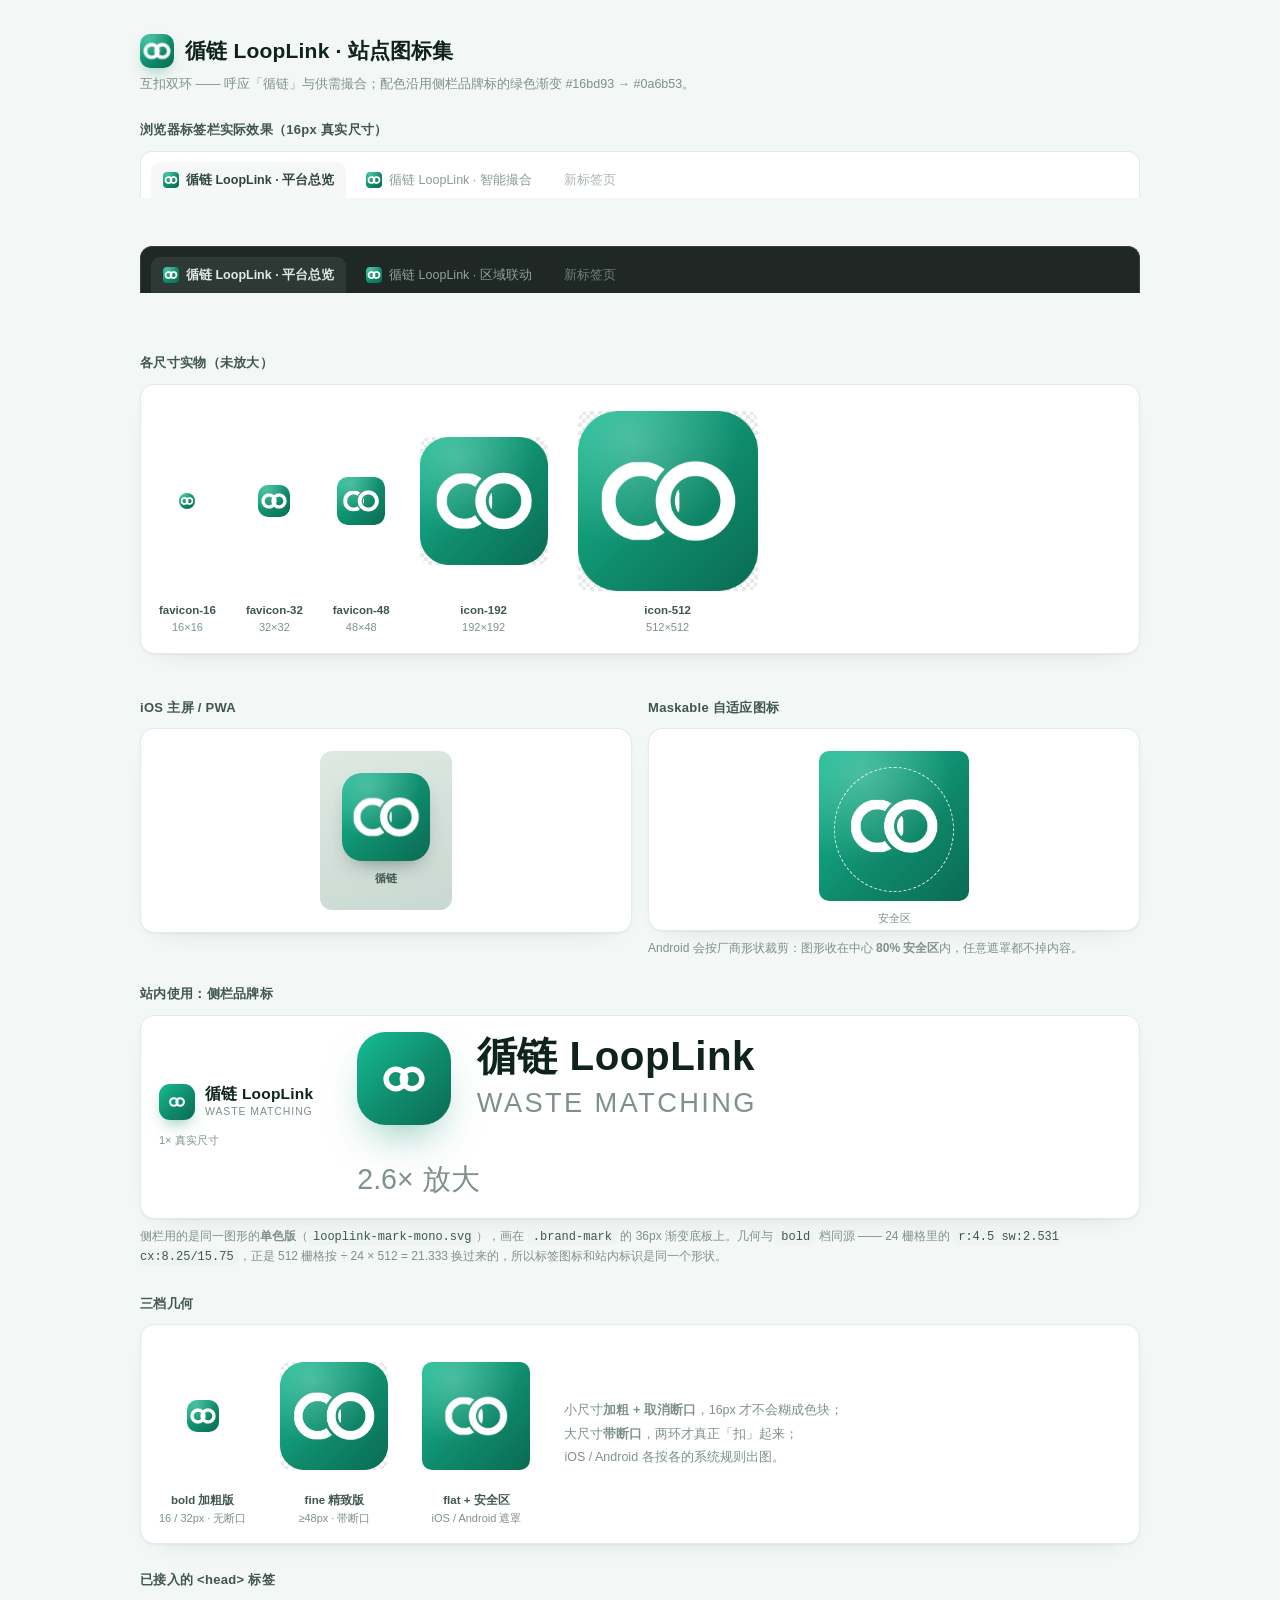
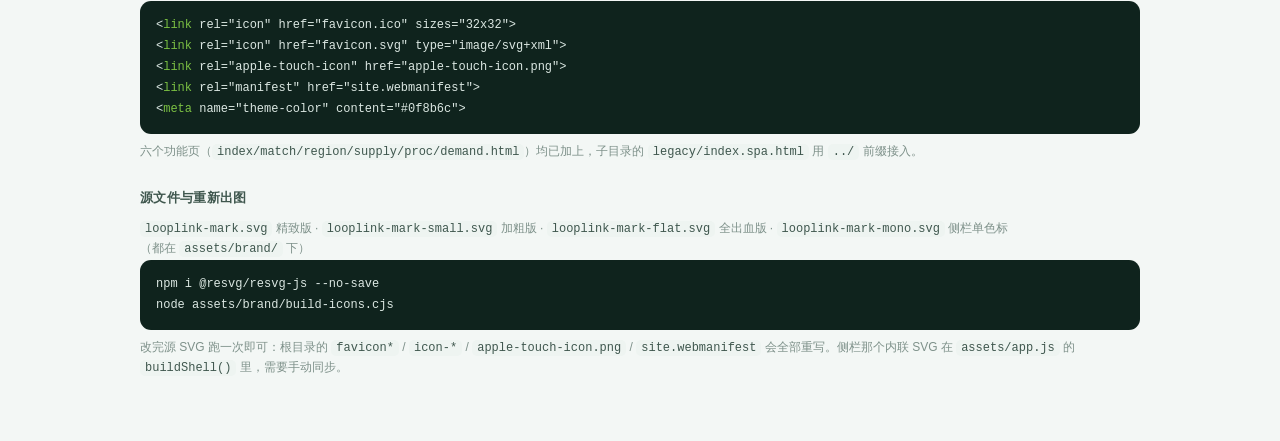
<file: assets/brand/icon-preview.html>
<!DOCTYPE html>
<html lang="zh-CN">
<head>
<meta charset="UTF-8">
<meta name="viewport" content="width=device-width,initial-scale=1">
<title>循链 LoopLink · 站点图标集预览</title>
<link rel="icon" href="../../favicon.ico" sizes="32x32">
<link rel="icon" href="../../favicon.svg" type="image/svg+xml">
<link rel="apple-touch-icon" href="../../apple-touch-icon.png">
<style>
:root{--green:#0f8b6c;--green-2:#12a37e;--green-deep:#0a6b53;--ink:#0f231d;--ink-2:#3f574e;
  --muted:#7e918a;--line:#e3ebe7;--bg:#f3f7f5}
*{box-sizing:border-box;margin:0;padding:0}
body{font-family:-apple-system,BlinkMacSystemFont,"Segoe UI","PingFang SC","Microsoft YaHei",sans-serif;
  background:var(--bg);color:var(--ink);font-size:14px;line-height:1.6;padding:34px 30px 70px}
.wrap{max-width:1000px;margin:0 auto}
h1{font-size:21px;font-weight:700;letter-spacing:.2px;display:flex;align-items:center;gap:11px}
h1 img{width:34px;height:34px;border-radius:10px;box-shadow:0 8px 18px -9px rgba(15,139,108,.8)}
.sub{color:var(--muted);font-size:12.5px;margin:6px 0 26px}
h2{font-size:13px;font-weight:650;letter-spacing:.3px;margin:26px 0 10px;color:var(--ink-2)}
.card{background:#fff;border:1px solid var(--line);border-radius:14px;padding:16px 18px;
  box-shadow:0 1px 2px rgba(15,35,29,.04),0 10px 28px -20px rgba(15,35,29,.2)}
/* 浏览器标签栏模拟 */
.tabs{display:flex;gap:8px;align-items:flex-end;padding:10px 10px 0;border-radius:12px 12px 0 0}
.tabs.light{background:#fff;border:1px solid var(--line);border-bottom:none}
.tabs.dark{background:#202826;border:1px solid #38423f;border-bottom:none}
.tab{display:flex;align-items:center;gap:7px;padding:8px 12px;border-radius:9px 9px 0 0;font-size:12.5px;white-space:nowrap}
.tabs.light .tab.on{background:#f5f8f7;color:#2f443c;font-weight:600}
.tabs.light .tab{color:#8b9a95}
.tabs.dark .tab.on{background:#2e3835;color:#e3e9e6;font-weight:600}
.tabs.dark .tab{color:#93a29d}
.tab img{width:16px;height:16px;display:block}
.bar{height:34px;border-radius:0 0 12px 12px}
.tabs.light .bar{background:#fff;border:1px solid var(--line);border-top:1px solid #eef4f1}
.tabs.dark .bar{background:#202826;border:1px solid #38423f;border-top:1px solid #2b3431}
.row{display:flex;align-items:flex-end;gap:30px;flex-wrap:wrap}
.asset{text-align:center}
.asset .ph{display:grid;place-items:center;height:200px}
.asset .cap{font-size:11px;color:var(--muted);font-variant-numeric:tabular-nums}
.asset .cap b{display:block;color:var(--ink-2);font-size:11.5px;font-weight:600}
.px{background-image:linear-gradient(45deg,#e8eae8 25%,transparent 25%,transparent 75%,#e8eae8 75%),
  linear-gradient(45deg,#e8eae8 25%,transparent 25%,transparent 75%,#e8eae8 75%);
  background-size:8px 8px;background-position:0 0,4px 4px;border-radius:10px}
.safe{position:relative;display:inline-block}
.safe::after{content:"";position:absolute;inset:10%;border:1.5px dashed rgba(255,255,255,.85);border-radius:50%}
.safe::before{content:"安全区";position:absolute;left:50%;bottom:-2px;transform:translate(-50%,100%);
  font-size:11px;color:var(--muted)}
.ios{background:linear-gradient(160deg,#dfe9e4,#c9d8d2);border-radius:12px;padding:22px;display:inline-grid;place-items:center}
.ios img{width:88px;height:88px;border-radius:20px;box-shadow:0 10px 22px -12px rgba(15,35,29,.6)}
.ios .lbl{font-size:11px;color:#3f574e;margin-top:9px;font-weight:600}
pre{background:#0f231d;color:#dbe7e2;border-radius:11px;padding:14px 16px;overflow:auto;font-size:12px;line-height:1.75}
pre .t{color:#7bc043}
.grid2{display:grid;grid-template-columns:1fr 1fr;gap:16px}
@media(max-width:820px){.grid2{grid-template-columns:1fr}}
.note{font-size:12px;color:var(--muted);margin-top:8px}
.note code{background:#eef4f1;border-radius:5px;padding:1px 5px;color:var(--ink-2)}
.cap{font-size:11px;color:var(--muted)}
/* 侧栏品牌标：与 assets/app.css 中的定义保持一致 */
.brand{display:flex;align-items:center;gap:10px}
.brand-mark{width:36px;height:36px;border-radius:11px;flex:0 0 36px;
  background:linear-gradient(135deg,#16bd93 0%,#0f8b6c 55%,#0a6b53 100%);display:grid;place-items:center;
  box-shadow:0 8px 18px -8px rgba(15,139,108,.75)}
.brand-mark svg{width:20px;height:20px}
.brand-name{font-weight:700;font-size:15.5px;letter-spacing:.2px;line-height:1.2}
.brand-sub{font-size:10.5px;color:var(--muted);letter-spacing:.9px;text-transform:uppercase}
</style>
</head>
<body>
<div class="wrap">
  <h1><img src="../../favicon-32.png" alt="">循链 LoopLink · 站点图标集</h1>
  <p class="sub">互扣双环 —— 呼应「循链」与供需撮合；配色沿用侧栏品牌标的绿色渐变 #16bd93 → #0a6b53。</p>

  <h2>浏览器标签栏实际效果（16px 真实尺寸）</h2>
  <div class="tabs light">
    <div class="tab on"><img src="../../favicon-16.png" alt="">循链 LoopLink · 平台总览</div>
    <div class="tab"><img src="../../favicon-16.png" alt="">循链 LoopLink · 智能撮合</div>
    <div class="tab" style="opacity:.7">新标签页</div>
  </div>
  <div class="bar"></div>
  <div style="height:14px"></div>
  <div class="tabs dark">
    <div class="tab on"><img src="../../favicon-16.png" alt="">循链 LoopLink · 平台总览</div>
    <div class="tab"><img src="../../favicon-16.png" alt="">循链 LoopLink · 区域联动</div>
    <div class="tab" style="opacity:.7">新标签页</div>
  </div>
  <div class="bar"></div>

  <h2>各尺寸实物（未放大）</h2>
  <div class="card">
    <div class="row">
      <div class="asset"><div class="ph"><img class="px" src="../../favicon-16.png" width="16" height="16" alt=""></div><div class="cap"><b>favicon-16</b>16×16</div></div>
      <div class="asset"><div class="ph"><img class="px" src="../../favicon-32.png" width="32" height="32" alt=""></div><div class="cap"><b>favicon-32</b>32×32</div></div>
      <div class="asset"><div class="ph"><img class="px" src="../../favicon-48.png" width="48" height="48" alt=""></div><div class="cap"><b>favicon-48</b>48×48</div></div>
      <div class="asset"><div class="ph"><img class="px" src="../../icon-192.png" width="128" height="128" alt=""></div><div class="cap"><b>icon-192</b>192×192</div></div>
      <div class="asset"><div class="ph"><img class="px" src="../../icon-512.png" width="180" height="180" alt=""></div><div class="cap"><b>icon-512</b>512×512</div></div>
    </div>
  </div>

  <div class="grid2" style="margin-top:18px">
    <div>
      <h2>iOS 主屏 / PWA</h2>
      <div class="card" style="display:grid;place-items:center;padding:22px">
        <div class="ios">
          <img src="../../apple-touch-icon.png" alt="">
          <div class="lbl">循链</div>
        </div>
      </div>
    </div>
    <div>
      <h2>Maskable 自适应图标</h2>
      <div class="card" style="display:grid;place-items:center;padding:22px">
        <div class="safe"><img class="px" src="../../icon-maskable-512.png" width="150" height="150" alt=""></div>
      </div>
      <p class="note">Android 会按厂商形状裁剪：图形收在中心 <b>80% 安全区</b>内，任意遮罩都不掉内容。</p>
    </div>
  </div>

  <h2>站内使用：侧栏品牌标</h2>
  <div class="card" style="display:flex;align-items:center;gap:44px;flex-wrap:wrap">
    <div>
      <div class="brand">
        <div class="brand-mark">
          <svg viewBox="0 0 24 24" fill="none" stroke="#fff" stroke-width="2.531" stroke-linecap="round">
            <circle cx="8.25" cy="12" r="4.5"/><circle cx="15.75" cy="12" r="4.5"/>
          </svg>
        </div>
        <div>
          <div class="brand-name">循链 LoopLink</div>
          <div class="brand-sub">Waste Matching</div>
        </div>
      </div>
      <div class="cap" style="margin-top:12px">1× 真实尺寸</div>
    </div>
    <div style="zoom:2.6">
      <div class="brand">
        <div class="brand-mark">
          <svg viewBox="0 0 24 24" fill="none" stroke="#fff" stroke-width="2.531" stroke-linecap="round">
            <circle cx="8.25" cy="12" r="4.5"/><circle cx="15.75" cy="12" r="4.5"/>
          </svg>
        </div>
        <div>
          <div class="brand-name">循链 LoopLink</div>
          <div class="brand-sub">Waste Matching</div>
        </div>
      </div>
      <div class="cap" style="margin-top:12px">2.6× 放大</div>
    </div>
  </div>
  <p class="note">侧栏用的是同一图形的<b>单色版</b>（<code>looplink-mark-mono.svg</code>），画在 <code>.brand-mark</code> 的 36px 渐变底板上。几何与 <code>bold</code> 档同源 —— 24 栅格里的 <code>r:4.5 sw:2.531 cx:8.25/15.75</code>，正是 512 栅格按 ÷ 24 × 512 = 21.333 换过来的，所以标签图标和站内标识是同一个形状。</p>

  <h2>三档几何</h2>
  <div class="card">
    <div class="row" style="align-items:center;gap:34px">
      <div class="asset"><div class="ph" style="height:150px"><img class="px" src="../../favicon-32.png" width="32" height="32" alt=""></div><div class="cap"><b>bold 加粗版</b>16 / 32px · 无断口</div></div>
      <div class="asset"><div class="ph" style="height:150px"><img class="px" src="../../icon-192.png" width="108" height="108" alt=""></div><div class="cap"><b>fine 精致版</b>≥48px · 带断口</div></div>
      <div class="asset"><div class="ph" style="height:150px"><img class="px" src="../../icon-maskable-512.png" width="108" height="108" alt=""></div><div class="cap"><b>flat + 安全区</b>iOS / Android 遮罩</div></div>
      <div style="flex:1;min-width:250px;font-size:12.5px;color:var(--muted);line-height:1.9">
        小尺寸<b>加粗 + 取消断口</b>，16px 才不会糊成色块；<br>
        大尺寸<b>带断口</b>，两环才真正「扣」起来；<br>
        iOS / Android 各按各的系统规则出图。
      </div>
    </div>
  </div>

  <h2>已接入的 &lt;head&gt; 标签</h2>
  <pre>&lt;<span class="t">link</span> rel="icon" href="favicon.ico" sizes="32x32"&gt;
&lt;<span class="t">link</span> rel="icon" href="favicon.svg" type="image/svg+xml"&gt;
&lt;<span class="t">link</span> rel="apple-touch-icon" href="apple-touch-icon.png"&gt;
&lt;<span class="t">link</span> rel="manifest" href="site.webmanifest"&gt;
&lt;<span class="t">meta</span> name="theme-color" content="#0f8b6c"&gt;</pre>
  <p class="note">六个功能页（<code>index/match/region/supply/proc/demand.html</code>）均已加上，子目录的 <code>legacy/index.spa.html</code> 用 <code>../</code> 前缀接入。</p>

  <h2>源文件与重新出图</h2>
  <p class="note">
    <code>looplink-mark.svg</code> 精致版 ·
    <code>looplink-mark-small.svg</code> 加粗版 ·
    <code>looplink-mark-flat.svg</code> 全出血版 ·
    <code>looplink-mark-mono.svg</code> 侧栏单色标<br>
    （都在 <code>assets/brand/</code> 下）
  </p>
  <pre>npm i @resvg/resvg-js --no-save
node assets/brand/build-icons.cjs</pre>
  <p class="note">改完源 SVG 跑一次即可：根目录的 <code>favicon*</code> / <code>icon-*</code> / <code>apple-touch-icon.png</code> / <code>site.webmanifest</code> 会全部重写。侧栏那个内联 SVG 在 <code>assets/app.js</code> 的 <code>buildShell()</code> 里，需要手动同步。</p>
</div>
</body>
</html>
</file>
<file: assets/app.css>
*{box-sizing:border-box;margin:0;padding:0}
:root{
  --bg:#f3f7f5;
  --surface:#ffffff;
  --surface-2:#fafcfb;
  --ink:#0f231d;
  --ink-2:#3f574e;
  --muted:#7e918a;
  --line:#e3ebe7;
  --line-2:#eef4f1;
  --green:#0f8b6c;
  --green-2:#12a37e;
  --green-deep:#0a6b53;
  --green-soft:#e8f6f0;
  --lime:#7bc043;
  --lime-soft:#f1f9e8;
  --amber:#dd8b0b;
  --amber-soft:#fdf4e4;
  --red:#d8525a;
  --red-soft:#fdeeee;
  --blue:#3778c9;
  --blue-soft:#eaf2fd;
  --radius:14px;
  --shadow:0 1px 2px rgba(15,35,29,.04), 0 10px 28px -16px rgba(15,35,29,.18);
}
html{-webkit-text-size-adjust:100%}
body{
  font-family:-apple-system,BlinkMacSystemFont,"Segoe UI","PingFang SC","Hiragino Sans GB","Microsoft YaHei",sans-serif;
  background:var(--bg);color:var(--ink);font-size:14px;line-height:1.55;
  -webkit-font-smoothing:antialiased;
}
.num{font-variant-numeric:tabular-nums;font-feature-settings:"tnum"}
button{font-family:inherit;cursor:pointer;border:none;background:none;color:inherit}
input,select{font-family:inherit;font-size:13.5px;color:var(--ink);background:#fff;border:1px solid var(--line);
  border-radius:9px;padding:9px 11px;width:100%;outline:none;transition:.15s}
input:focus,select:focus{border-color:var(--green-2);box-shadow:0 0 0 3px rgba(18,163,126,.12)}
input::placeholder{color:#a9b8b2}

/* ---------- layout ---------- */
.app{display:flex;min-height:100vh}
.sidebar{width:232px;flex:0 0 232px;background:#fff;border-right:1px solid var(--line);
  padding:20px 14px;position:sticky;top:0;height:100vh;display:flex;flex-direction:column}
.brand{display:flex;align-items:center;gap:10px;padding:0 6px 20px}
.brand-mark{width:36px;height:36px;border-radius:11px;flex:0 0 36px;
  /* 品牌绿渐变 token：与站点图标 (assets/brand/build-icons.cjs) 同一个梯度 */
  background:linear-gradient(135deg,#16bd93 0%,#0f8b6c 55%,#0a6b53 100%);display:grid;place-items:center;
  box-shadow:0 8px 18px -8px rgba(15,139,108,.75)}
.brand-mark svg{width:20px;height:20px}
.brand-name{font-weight:700;font-size:15.5px;letter-spacing:.2px;line-height:1.2}
.brand-sub{font-size:10.5px;color:var(--muted);letter-spacing:.9px;text-transform:uppercase}
.nav-label{font-size:10.5px;color:#a7b6b0;letter-spacing:1.2px;padding:12px 12px 6px;font-weight:600}
.nav-item{display:flex;align-items:center;gap:10px;padding:9px 12px;border-radius:10px;color:var(--ink-2);
  font-size:13.5px;font-weight:500;transition:.16s;border:1px solid transparent;width:100%;text-align:left;margin-bottom:2px}
.nav-item:hover{background:#f3f8f6}
.nav-item.active{background:var(--green-soft);color:var(--green-deep);border-color:#cbe9de;font-weight:600}
.nav-item svg{width:16px;height:16px;flex:0 0 16px;stroke:currentColor;fill:none;stroke-width:1.7;
  stroke-linecap:round;stroke-linejoin:round}
.nav-badge{margin-left:auto;font-size:10.5px;font-weight:700;background:#eef4f1;color:var(--ink-2);
  padding:1px 6px;border-radius:20px;min-width:20px;text-align:center}
.nav-item.active .nav-badge{background:#fff;color:var(--green)}
.side-foot{margin-top:auto;padding-top:14px;border-top:1px solid var(--line);font-size:11px;color:var(--muted);line-height:1.7}
.dot-live{display:inline-block;width:6px;height:6px;border-radius:50%;background:var(--lime);margin-right:5px;
  box-shadow:0 0 0 3px rgba(123,192,67,.18);vertical-align:1px}

.main{flex:1;min-width:0;display:flex;flex-direction:column}
.topbar{height:62px;display:flex;align-items:center;justify-content:space-between;gap:16px;
  padding:0 26px;background:rgba(255,255,255,.86);backdrop-filter:blur(10px);
  border-bottom:1px solid var(--line);position:sticky;top:0;z-index:30}
.topbar h1{font-size:15px;font-weight:650;letter-spacing:.2px}
.topbar .crumb{font-size:11.5px;color:var(--muted);margin-top:1px}
.top-actions{display:flex;align-items:center;gap:10px}

.btn{display:inline-flex;align-items:center;gap:7px;font-size:13px;font-weight:600;
  padding:9px 15px;border-radius:9px;transition:.16s;white-space:nowrap;border:1px solid transparent}
.btn svg{width:15px;height:15px;stroke:currentColor;fill:none;stroke-width:1.9;stroke-linecap:round;stroke-linejoin:round}
.btn-primary{background:linear-gradient(150deg,#14b189,#0a6b53);color:#fff;box-shadow:0 8px 18px -9px rgba(15,139,108,.85)}
.btn-primary:hover{filter:brightness(1.06);transform:translateY(-1px)}
.btn-ghost{background:#fff;border-color:var(--line);color:var(--ink-2)}
.btn-ghost:hover{background:#f5f9f7;border-color:#d3e2db}
.btn-sm{padding:6px 11px;font-size:12px;border-radius:8px}

.content{padding:22px 26px 60px;flex:1}
.view{display:none;animation:fade .28s ease}
.view.active{display:block}
@keyframes fade{from{opacity:0;transform:translateY(6px)}to{opacity:1;transform:none}}

/* ---------- generic cards ---------- */
.card{background:var(--surface);border:1px solid var(--line);border-radius:var(--radius);box-shadow:var(--shadow)}
.card-head{display:flex;align-items:center;justify-content:space-between;gap:12px;
  padding:15px 18px;border-bottom:1px solid var(--line-2)}
.card-title{font-size:13.5px;font-weight:650;letter-spacing:.1px;display:flex;align-items:center;gap:8px}
.card-title .bar{width:3px;height:14px;border-radius:2px;background:var(--green-2)}
.card-sub{font-size:11.5px;color:var(--muted)}
.card-body{padding:18px}

.grid{display:grid;gap:14px}
.grid > *{min-width:0}   /* 防止网格列被内部宽表格 / 长文本撑开 */
.g4{grid-template-columns:repeat(4,1fr)}
.g2{grid-template-columns:1fr 1fr}
.g-2-1{grid-template-columns:1.55fr 1fr}

/* ---------- kpi ---------- */
.kpi{padding:16px 17px;position:relative;overflow:hidden}
.kpi::after{content:"";position:absolute;right:-28px;top:-28px;width:88px;height:88px;border-radius:50%;
  background:radial-gradient(circle,rgba(18,163,126,.09),transparent 68%)}
.kpi-top{display:flex;align-items:center;gap:8px;margin-bottom:11px}
.kpi-ico{width:28px;height:28px;border-radius:8px;display:grid;place-items:center;flex:0 0 28px}
.kpi-ico svg{width:15px;height:15px;stroke-width:2.2;fill:none;stroke-linecap:round;stroke-linejoin:round}
.kpi-label{font-size:12px;color:var(--muted);font-weight:550}
.kpi-val{font-size:25px;font-weight:700;letter-spacing:-.5px;line-height:1.15}
.kpi-val small{font-size:12px;font-weight:600;color:var(--muted);margin-left:4px;letter-spacing:0}
.kpi-foot{font-size:11.5px;color:var(--muted);margin-top:7px;display:flex;align-items:center;gap:5px}
.trend-up{color:var(--green);font-weight:650}
.trend-warn{color:var(--amber);font-weight:650}

/* ---------- bars / charts ---------- */
.bar-row{margin-bottom:14px}
.bar-row:last-child{margin-bottom:0}
.bar-head{display:flex;justify-content:space-between;align-items:baseline;font-size:12px;margin-bottom:5px}
.bar-name{font-weight:600;color:var(--ink-2)}
.bar-val{color:var(--muted);font-size:11.5px}
.bar-track{height:7px;border-radius:5px;background:#f0f5f2;overflow:hidden;display:flex;gap:3px;margin-bottom:4px}
.bar-fill{height:100%;border-radius:5px;transition:width .7s cubic-bezier(.22,1,.36,1)}
.bar-legend{display:flex;gap:16px;font-size:11.5px;color:var(--muted);padding:0 18px 4px}
.lg{display:inline-flex;align-items:center;gap:6px}
.lg i{width:9px;height:9px;border-radius:3px;display:inline-block}

.util-row{display:flex;align-items:center;gap:12px;padding:10px 0;border-bottom:1px dashed var(--line-2)}
.util-row:last-child{border-bottom:none;padding-bottom:0}
.util-name{flex:0 0 132px;font-size:12.5px;font-weight:550;color:var(--ink-2);
  overflow:hidden;text-overflow:ellipsis;white-space:nowrap}
.util-track{flex:1;height:8px;border-radius:5px;background:#f0f5f2;overflow:hidden}
.util-fill{height:100%;border-radius:5px;transition:width .7s cubic-bezier(.22,1,.36,1)}
.util-pct{flex:0 0 46px;text-align:right;font-size:12px;font-weight:650}

/* ---------- table ---------- */
.tbl-wrap{overflow-x:auto}
table{width:100%;border-collapse:collapse;font-size:12.8px}
thead th{text-align:left;font-size:11.5px;font-weight:600;color:var(--muted);letter-spacing:.4px;
  padding:9px 14px;background:var(--surface-2);border-bottom:1px solid var(--line);white-space:nowrap}
tbody td{padding:11px 14px;border-bottom:1px solid var(--line-2);vertical-align:middle}
tbody tr:last-child td{border-bottom:none}
tbody tr:hover{background:#fbfdfc}
.td-strong{font-weight:600;color:var(--ink)}
.td-mute{color:var(--muted);font-size:11.8px}

.tag{display:inline-flex;align-items:center;gap:5px;font-size:11.5px;font-weight:600;
  padding:2.5px 8px;border-radius:6px;white-space:nowrap}
.tag i{width:6px;height:6px;border-radius:50%;display:inline-block;flex:0 0 6px}
.tag-soft{background:#f2f6f4;color:var(--ink-2)}
.tag-green{background:var(--green-soft);color:var(--green-deep)}
.tag-amber{background:var(--amber-soft);color:#a76a06}
.tag-red{background:var(--red-soft);color:#b23b42}
.tag-blue{background:var(--blue-soft);color:#2a63a8}
.tag-lime{background:var(--lime-soft);color:#4d8217}

/* ---------- forms ---------- */
.form-grid{display:grid;grid-template-columns:1fr 1fr;gap:13px}
.field{display:flex;flex-direction:column;gap:6px}
.field.full{grid-column:1/-1}
.field label{font-size:12px;font-weight:600;color:var(--ink-2)}
.field label span{color:var(--red);margin-left:2px}
.field .hint{font-size:11px;color:var(--muted);font-weight:400}
.chk-group{display:flex;flex-wrap:wrap;gap:7px}
.chk{display:inline-flex;align-items:center;gap:6px;font-size:12.3px;padding:6px 10px;border-radius:8px;
  border:1px solid var(--line);background:#fff;cursor:pointer;transition:.14s;color:var(--ink-2);user-select:none}
.chk:hover{border-color:#c9ded6;background:#fafcfb}
.chk input{display:none}
.chk.on{background:var(--green-soft);border-color:#a9dccb;color:var(--green-deep);font-weight:600}
.out-row{display:grid;grid-template-columns:1.6fr .8fr auto;gap:8px;margin-bottom:8px;align-items:center}
.out-row .del{width:30px;height:30px;border-radius:8px;display:grid;place-items:center;color:var(--muted);
  border:1px solid var(--line);background:#fff;font-size:15px;line-height:1}
.out-row .del:hover{color:var(--red);border-color:#f2c9cc;background:var(--red-soft)}
.form-foot{display:flex;justify-content:flex-end;gap:9px;margin-top:16px;padding-top:15px;border-top:1px solid var(--line-2)}
.tip{display:flex;gap:9px;align-items:flex-start;margin-top:14px;padding:11px 13px;background:var(--green-soft);
  border-radius:9px;font-size:11.8px;color:var(--green-deep);line-height:1.65}
.tip svg{width:14px;height:14px;flex:0 0 14px;margin-top:2px;stroke:currentColor;fill:none;stroke-width:1.9;
  stroke-linecap:round;stroke-linejoin:round}
.tip b{font-weight:700}
.proc-grid{display:grid;gap:12px;grid-template-columns:repeat(2,1fr)}
@media(max-width:1240px){.proc-grid{grid-template-columns:1fr}}

/* ---------- match ---------- */
.match-toolbar{display:flex;flex-wrap:wrap;align-items:center;gap:12px;padding:14px 18px;
  border-bottom:1px solid var(--line-2);background:linear-gradient(180deg,#fbfdfc,#fff)}
.slider-wrap{display:flex;align-items:center;gap:9px;font-size:12px;color:var(--ink-2);font-weight:550}
input[type=range]{-webkit-appearance:none;width:130px;height:4px;background:#e3ebe7;border-radius:4px;
  border:none;padding:0}
input[type=range]::-webkit-slider-thumb{-webkit-appearance:none;width:15px;height:15px;border-radius:50%;
  background:var(--green-2);border:2.5px solid #fff;box-shadow:0 2px 6px rgba(15,139,108,.45);cursor:pointer}
.range-val{font-weight:700;color:var(--green);min-width:26px;text-align:right}
.seg{display:flex;background:#f2f6f4;border-radius:9px;padding:3px;gap:2px}
.seg button{font-size:12px;font-weight:600;padding:5px 11px;border-radius:7px;color:var(--ink-2);transition:.15s;white-space:nowrap}
.seg button:hover{color:var(--ink)}
.seg button.on{background:#fff;color:var(--green-deep);box-shadow:0 1px 3px rgba(15,35,29,.14)}
.geo{display:inline-flex;align-items:center;gap:4px;font-size:10.5px;font-weight:600;
  padding:1px 6px;border-radius:5px;background:#eef4f1;color:var(--ink-2)}
.geo.cross{background:var(--amber-soft);color:#a76a06}

.match-card{border:1px solid var(--line);border-radius:12px;margin-bottom:12px;overflow:hidden;
  background:#fff;transition:.18s}
.match-card:hover{box-shadow:0 12px 30px -18px rgba(15,35,29,.32);border-color:#cfe3db}
.match-head{display:flex;align-items:center;gap:13px;padding:13px 16px;background:var(--surface-2);
  border-bottom:1px solid var(--line-2)}
.ring{width:44px;height:44px;flex:0 0 44px}
.match-head-main{flex:1;min-width:0}
.match-head-title{font-size:13.5px;font-weight:650;display:flex;align-items:center;gap:8px;flex-wrap:wrap}
.match-head-sub{font-size:11.5px;color:var(--muted);margin-top:2px}
.chain{display:flex;align-items:stretch;gap:0;padding:15px 16px;overflow-x:auto}
.chain-node{flex:1 1 0;min-width:132px;border:1px solid var(--line);border-radius:10px;padding:10px 11px;
  background:#fff;position:relative}
.chain-node.supply{border-left:3px solid #8d99ae;background:linear-gradient(180deg,#fbfcfd,#fff)}
.chain-node.proc{border-left:3px solid var(--green-2);background:linear-gradient(180deg,#f7fdfa,#fff)}
.chain-node.out{border-left:3px solid var(--amber);background:linear-gradient(180deg,#fffdf8,#fff)}
.chain-node.dem{border-left:3px solid var(--blue);background:linear-gradient(180deg,#fafcff,#fff)}
.chain-tag{font-size:10px;font-weight:700;letter-spacing:.8px;color:var(--muted);text-transform:uppercase;margin-bottom:4px}
.chain-name{font-size:12.6px;font-weight:650;line-height:1.35;margin-bottom:3px;
  overflow:hidden;display:-webkit-box;-webkit-line-clamp:2;-webkit-box-orient:vertical}
.chain-meta{font-size:11px;color:var(--muted);line-height:1.5}
.chain-meta b{color:var(--ink-2);font-weight:650}
.chain-arrow{flex:0 0 26px;display:grid;place-items:center;color:#c2d3cb}
.chain-arrow svg{width:15px;height:15px;stroke:currentColor;fill:none;stroke-width:2;stroke-linecap:round;stroke-linejoin:round}
.match-foot{padding:10px 16px;border-top:1px solid var(--line-2);display:flex;flex-wrap:wrap;
  gap:8px 18px;font-size:11.5px;color:var(--muted);align-items:center;background:#fff}
.match-foot b{color:var(--ink-2)}
.sub-alloc{padding:0 16px 14px;font-size:11.5px;color:var(--ink-2)}
.alloc-line{display:flex;gap:8px;align-items:center;padding:5px 0;border-top:1px dashed var(--line-2)}
.alloc-bar{height:5px;border-radius:4px;background:var(--green-2);flex:0 0 auto;min-width:4px}

.empty{padding:46px 20px;text-align:center;color:var(--muted)}
.empty-ico{width:52px;height:52px;border-radius:14px;background:var(--green-soft);display:grid;place-items:center;
  margin:0 auto 12px}
.empty-ico svg{width:24px;height:24px;stroke:var(--green-2);fill:none;stroke-width:1.6;stroke-linecap:round;stroke-linejoin:round}
.empty-title{font-size:13.5px;font-weight:600;color:var(--ink-2);margin-bottom:4px}

/* flow summary */
.flow-sum{display:flex;align-items:center;gap:10px;flex-wrap:wrap;padding:16px 18px}
.flow-box{flex:1 1 150px;border:1px solid var(--line);border-radius:11px;padding:12px 14px;background:var(--surface-2);position:relative}
.flow-box .fb-label{font-size:11px;color:var(--muted);font-weight:600;letter-spacing:.3px}
.flow-box .fb-val{font-size:19px;font-weight:700;margin-top:3px;letter-spacing:-.4px}
.flow-box .fb-val small{font-size:11.5px;font-weight:600;color:var(--muted);margin-left:3px}
.flow-box .fb-sub{font-size:11px;color:var(--muted);margin-top:2px}
.flow-arrow{color:#c2d3cb;flex:0 0 22px;display:grid;place-items:center}
.flow-arrow svg{width:17px;height:17px;stroke:currentColor;fill:none;stroke-width:2;stroke-linecap:round;stroke-linejoin:round}

/* toast */
#toast{position:fixed;left:50%;bottom:34px;transform:translate(-50%,20px);background:#0f231d;color:#fff;
  padding:11px 20px;border-radius:10px;font-size:13px;font-weight:550;opacity:0;pointer-events:none;
  transition:.28s;z-index:200;box-shadow:0 14px 34px -12px rgba(15,35,29,.5)}
#toast.show{opacity:1;transform:translate(-50%,0)}
#toast.err{background:#a83a41}

.loading-ov{position:fixed;inset:0;background:rgba(243,247,245,.72);backdrop-filter:blur(3px);
  display:none;place-items:center;z-index:150}
.loading-ov.show{display:grid}
.spinner{width:38px;height:38px;border-radius:50%;border:3px solid #d8e8e1;border-top-color:var(--green-2);
  animation:spin .75s linear infinite}
@keyframes spin{to{transform:rotate(360deg)}}
.loading-txt{margin-top:14px;font-size:12.5px;color:var(--ink-2);font-weight:600;text-align:center}

/* legend chips */
.chip-row{display:flex;flex-wrap:wrap;gap:7px}
.chip{font-size:11.5px;padding:3px 9px;border-radius:20px;background:#f2f6f4;color:var(--ink-2);font-weight:550}

/* 移动端导航 */
.mnav{display:none;gap:6px;overflow-x:auto;padding:8px 14px;background:#fff;border-bottom:1px solid var(--line);
  position:sticky;top:56px;z-index:25;-webkit-overflow-scrolling:touch}
.mnav::-webkit-scrollbar{display:none}
.mnav button{flex:0 0 auto;font-size:12.5px;font-weight:600;padding:6px 13px;border-radius:20px;
  background:#f3f7f5;color:var(--ink-2);transition:.15s}
.mnav button.on{background:var(--green-soft);color:var(--green-deep)}

@media(max-width:1180px){
  .g4{grid-template-columns:repeat(2,1fr)}
  .g-2-1{grid-template-columns:1fr}
  .g2{grid-template-columns:1fr}
}
@media(max-width:860px){
  .sidebar{display:none}
  .mnav{display:flex}
  .content{padding:14px 14px 50px}
  .topbar{height:56px;padding:0 14px}
  .topbar .crumb{display:none}
  .topbar h1{font-size:14.5px}
  #btn-reset{display:none}
  .btn{padding:8px 12px;font-size:12.5px}
  .g4{grid-template-columns:1fr 1fr;gap:10px}
  .kpi-val{font-size:21px}
  .form-grid{grid-template-columns:1fr}
  .chain{flex-direction:column}
  .chain-arrow{transform:rotate(90deg);height:24px;flex:0 0 24px}
  .chain-node{min-width:0}
  .flow-sum{flex-direction:column;align-items:stretch}
  .flow-arrow{transform:rotate(90deg);justify-self:center;margin:0 auto}
  .flow-box{flex:1 1 auto}
  .bar-legend{flex-wrap:wrap;gap:8px 12px}
  .lg{white-space:nowrap}
  .match-head{align-items:flex-start}
  .match-foot{gap:6px 12px}
}

/* ========== 多页拆分补充：<a> 导航与品牌链接对齐原 button 样式 ========== */
a.nav-item{text-decoration:none;cursor:pointer}
a.brand{text-decoration:none;color:inherit;cursor:pointer}
.mnav a.mnav-b{flex:0 0 auto;font-size:12.5px;font-weight:600;padding:6px 13px;border-radius:20px;
  background:#f3f7f5;color:var(--ink-2);transition:.15s;text-decoration:none;white-space:nowrap}
.mnav a.mnav-b:hover{color:var(--ink)}
.mnav a.mnav-b.on{background:var(--green-soft);color:var(--green-deep)}
</file>
